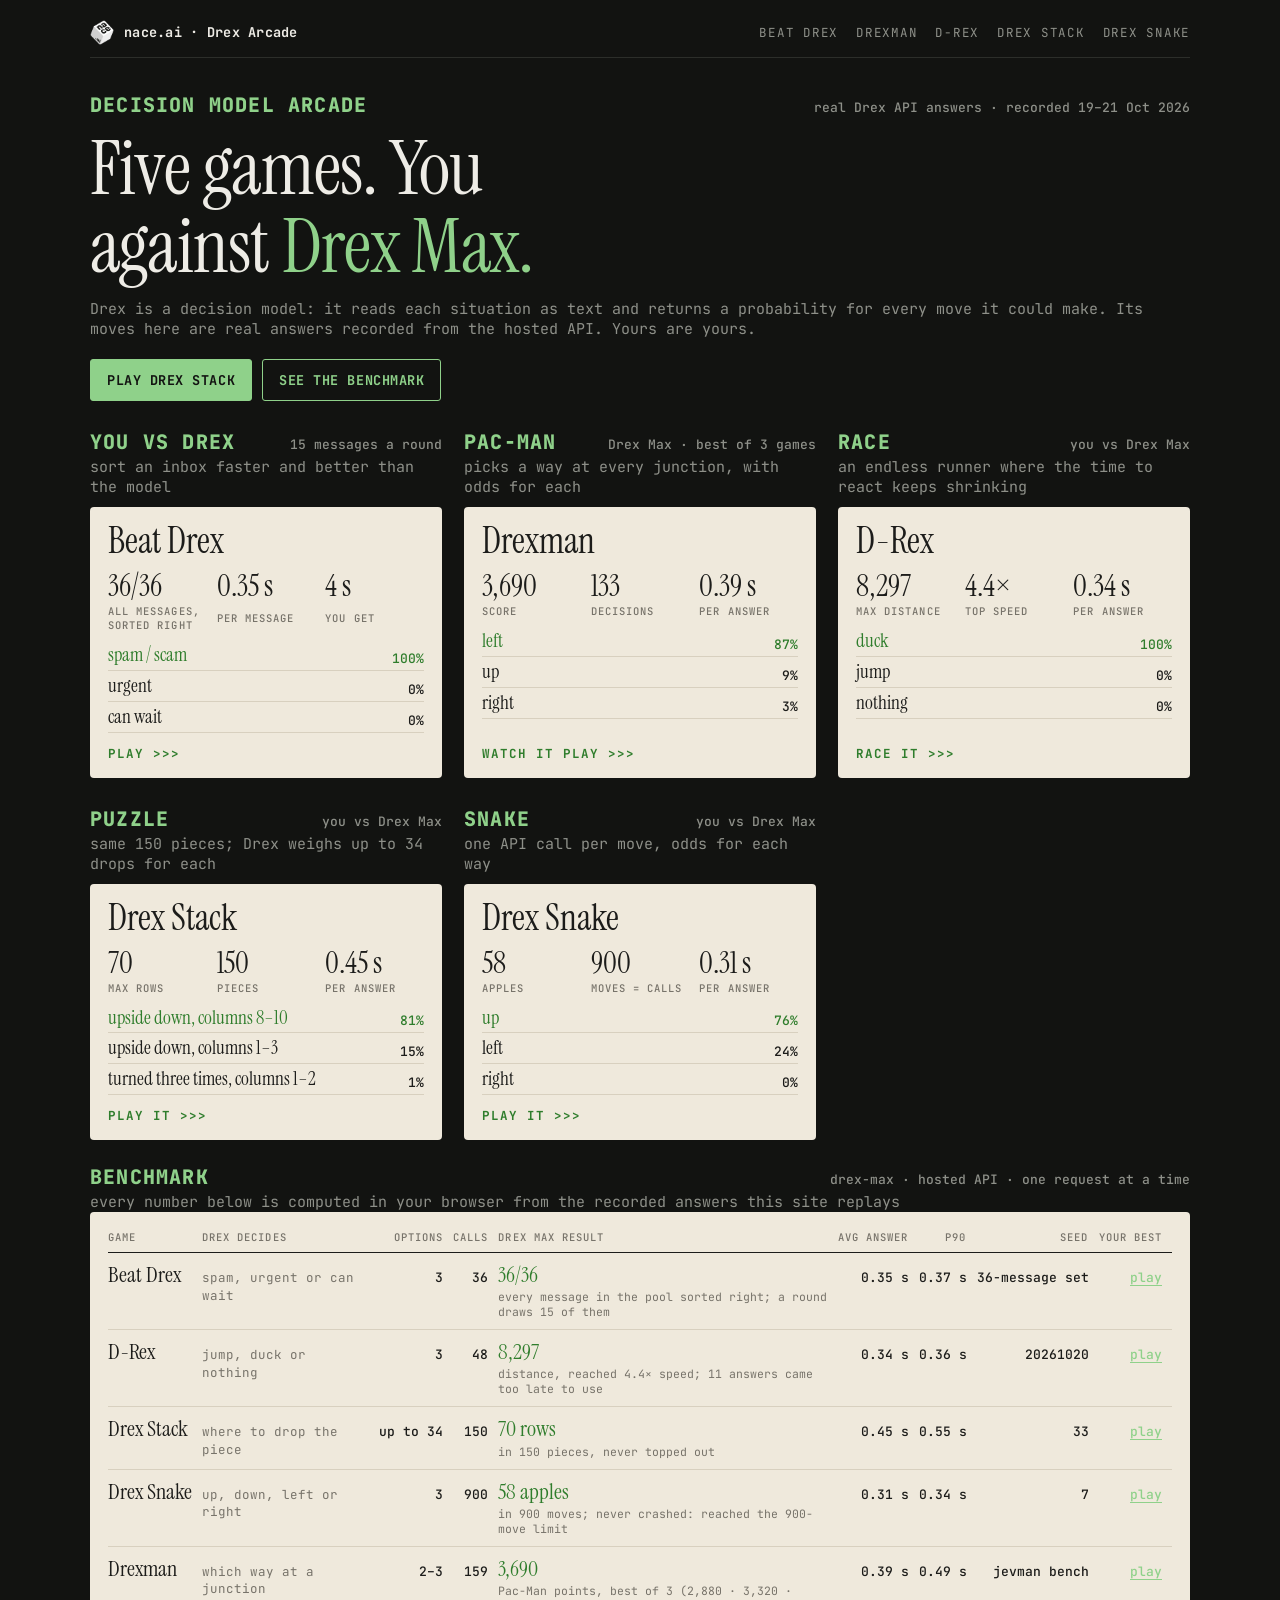
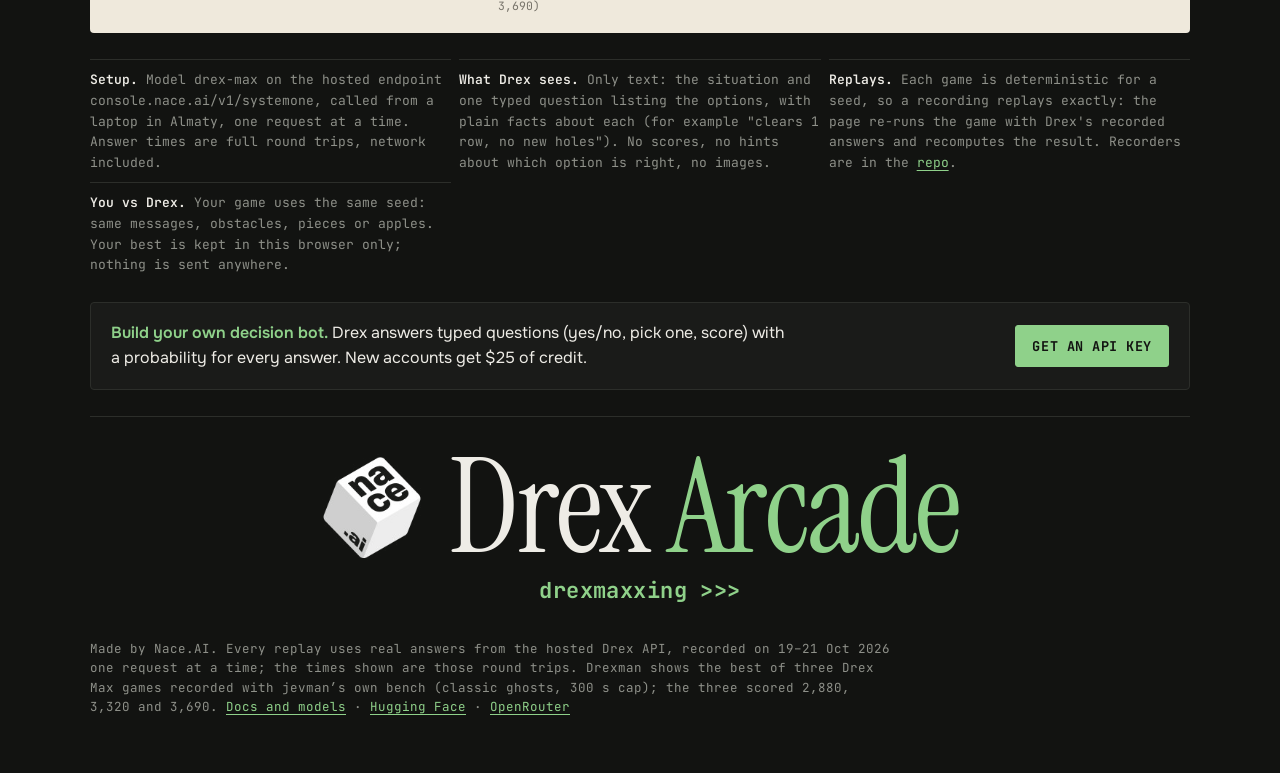
<file: index.html>
<!doctype html>
<html lang="en">
<head>
<meta charset="utf-8">
<meta name="viewport" content="width=device-width, initial-scale=1, viewport-fit=cover">
<title>Drex Arcade</title>
<meta name="description" content="Watch Drex, the decision model by Nace.AI, play games. Then try to beat it at sorting an inbox.">
<meta property="og:title" content="Drex Arcade">
<meta property="og:description" content="Five games against Drex Max, a decision model by Nace.AI. Its moves are real API answers; can you beat it?">
<meta property="og:image" content="https://drex-arcade-pi.vercel.app/og.png">
<meta name="twitter:card" content="summary_large_image">
<link rel="icon" href="favicon.png" type="image/png">
<link rel="preconnect" href="https://fonts.googleapis.com"><link rel="preconnect" href="https://fonts.gstatic.com" crossorigin>
<link rel="stylesheet" href="https://fonts.googleapis.com/css2?family=Instrument+Serif&family=JetBrains+Mono:wght@400;500;700;800&family=Onest:wght@400;500;600&display=swap">
<link rel="stylesheet" href="shared.css">
<script>if (/[?&]clip\b/.test(location.search)) document.documentElement.classList.add('clip');</script>
<style>
  .hero { display: grid; gap: 14px; padding-block: 10px 4px; }
  .hero h1 { font-size: clamp(40px, 6vw, 76px); max-width: 17ch; }
  .hero .row-btns { display: flex; gap: 10px; flex-wrap: wrap; margin-top: 6px; }
  .hero h1 em { font-style: normal; color: var(--accent); }
  .tiles { display: grid; grid-template-columns: repeat(auto-fit, minmax(min(100%, 340px), 1fr)); gap: 30px 22px; }
  .tile { display: grid; grid-template-rows: auto 1fr; gap: 10px; text-decoration: none; color: var(--ink); }
  .tile .paper { padding: 16px 18px; display: grid; gap: 12px; align-content: start; grid-template-rows: auto auto 1fr auto; transition: transform .15s; }
  .tile .odds { align-self: start; }
  .tile:hover .paper { transform: translateY(-3px); }
  .tile .name { font: 400 36px/1 var(--serif); color: var(--paper-ink); }
  .nums { display: grid; grid-template-columns: repeat(3, 1fr); gap: 10px; }
  .nums div { display: grid; gap: 3px; }
  .odds { display: grid; gap: 4px; }
  .odds .row { display: grid; grid-template-columns: 1fr auto; gap: 10px; font: 400 19px/1.2 var(--serif); border-bottom: 1px solid var(--paper-line); padding-bottom: 3px; }
  .odds .row span:last-child { font: 500 13px var(--display); align-self: end; }
  .odds .row.pick { color: var(--accent-ink); }
  .play { font: 700 12.5px var(--display); letter-spacing: .08em; text-transform: uppercase; color: var(--accent-ink); }
  .bench .paper { padding: 6px 18px 10px; overflow-x: auto; }
  .bench table { width: 100%; border-collapse: collapse; min-width: 760px; }
  .bench th { font: 500 10.5px var(--display); letter-spacing: .1em; text-transform: uppercase; color: var(--paper-muted); text-align: left; padding: 12px 10px 8px 0; border-bottom: 1px solid var(--paper-ink); white-space: nowrap; }
  .bench td { padding: 10px 10px 10px 0; border-bottom: 1px solid var(--paper-line); vertical-align: baseline; font: 12.5px/1.4 var(--display); color: var(--paper-muted); }
  .bench td.game { font: 400 22px/1.1 var(--serif); color: var(--paper-ink); white-space: nowrap; }
  .bench td.game a { color: inherit; text-decoration: none; }
  .bench td.game a:hover { color: var(--accent-ink); }
  .bench td.res { font: 400 22px/1.1 var(--serif); color: var(--accent-ink); white-space: nowrap; }
  .bench td.res small { display: block; font: 11.5px var(--display); color: var(--paper-muted); margin-top: 2px; white-space: normal; }
  .bench td.r { font: 500 13px var(--display); color: var(--paper-ink); text-align: right; white-space: nowrap; }
  .bench th.r { text-align: right; }
  .bench td:nth-child(2) { min-width: 150px; }
  .bench td.res { min-width: 210px; }
  .bench tr:last-child td { border-bottom: 0; }
  .method { display: grid; gap: 8px; grid-template-columns: repeat(auto-fit, minmax(min(100%, 320px), 1fr)); }
  .method p { font: 13px/1.6 var(--display); color: var(--muted); border-top: 1px solid var(--line); padding-top: 10px; }
  .method b { color: var(--ink); font-weight: 600; }
</style>
</head>
<body>
<div class="wrap">
  <div class="topbar"><a class="brand" href="./"><img src="nace.png" alt="">nace.ai · Drex Arcade</a><nav><a href="beat/">Beat Drex</a><a href="drexman/">Drexman</a><a href="d-rex/">D-Rex</a><a href="stack/">Drex Stack</a><a href="snake/">Drex Snake</a></nav></div>

  <section class="hero">
    <div class="sec-head"><div class="row"><span class="label">Decision model arcade</span><span class="meta">real Drex API answers · recorded 19–21 Oct 2026</span></div></div>
    <h1>Five games. You against <em>Drex Max.</em></h1>
    <p class="subtitle">Drex is a decision model: it reads each situation as text and returns a probability for every move it could make. Its moves here are real answers recorded from the hosted API. Yours are yours.</p>
    <div class="row-btns"><a class="btn primary" href="stack/">Play Drex Stack</a><a class="btn" href="#benchmark">See the benchmark</a></div>
  </section>

  <section class="tiles">
    <a class="tile" href="beat/">
      <div class="sec-head"><div class="row"><span class="label">You vs Drex</span><span class="meta">15 messages a round</span></div><span class="subtitle">sort an inbox faster and better than the model</span></div>
      <div class="paper">
        <span class="name">Beat Drex</span>
        <div class="nums"><div><span class="num" id="b-right">…</span><span class="caps">all messages, sorted right</span></div><div><span class="num" id="b-ms">…</span><span class="caps">per message</span></div><div><span class="num">4 s</span><span class="caps">you get</span></div></div>
        <div class="odds"><div class="row pick"><span>spam / scam</span><span>100%</span></div><div class="row"><span>urgent</span><span>0%</span></div><div class="row"><span>can wait</span><span>0%</span></div></div>
        <span class="play">Play >>></span>
      </div>
    </a>
    <a class="tile" href="drexman/">
      <div class="sec-head"><div class="row"><span class="label">Pac-Man</span><span class="meta">Drex Max · best of 3 games</span></div><span class="subtitle">picks a way at every junction, with odds for each</span></div>
      <div class="paper">
        <span class="name">Drexman</span>
        <div class="nums"><div><span class="num" id="p-score">…</span><span class="caps">score</span></div><div><span class="num" id="p-dec">…</span><span class="caps">decisions</span></div><div><span class="num" id="p-ms">…</span><span class="caps">per answer</span></div></div>
        <div class="odds" id="p-odds"></div>
        <span class="play">Watch it play >>></span>
      </div>
    </a>
    <a class="tile" href="d-rex/">
      <div class="sec-head"><div class="row"><span class="label">Race</span><span class="meta">you vs Drex Max</span></div><span class="subtitle">an endless runner where the time to react keeps shrinking</span></div>
      <div class="paper">
        <span class="name">D-Rex</span>
        <div class="nums"><div><span class="num" id="d-max">…</span><span class="caps">Max distance</span></div><div><span class="num" id="d-speed">…</span><span class="caps">top speed</span></div><div><span class="num" id="d-ms">…</span><span class="caps">per answer</span></div></div>
        <div class="odds"><div class="row pick"><span>duck</span><span>100%</span></div><div class="row"><span>jump</span><span>0%</span></div><div class="row"><span>nothing</span><span>0%</span></div></div>
        <span class="play">Race it >>></span>
      </div>
    </a>
    <a class="tile" href="stack/">
      <div class="sec-head"><div class="row"><span class="label">Puzzle</span><span class="meta">you vs Drex Max</span></div><span class="subtitle">same 150 pieces; Drex weighs up to 34 drops for each</span></div>
      <div class="paper">
        <span class="name">Drex Stack</span>
        <div class="nums"><div><span class="num" id="s-max">…</span><span class="caps">Max rows</span></div><div><span class="num">150</span><span class="caps">pieces</span></div><div><span class="num" id="s-ms">…</span><span class="caps">per answer</span></div></div>
        <div class="odds"><div class="row pick"><span>upside down, columns 8–10</span><span>81%</span></div><div class="row"><span>upside down, columns 1–3</span><span>15%</span></div><div class="row"><span>turned three times, columns 1–2</span><span>1%</span></div></div>
        <span class="play">Play it >>></span>
      </div>
    </a>
    <a class="tile" href="snake/">
      <div class="sec-head"><div class="row"><span class="label">Snake</span><span class="meta">you vs Drex Max</span></div><span class="subtitle">one API call per move, odds for each way</span></div>
      <div class="paper">
        <span class="name">Drex Snake</span>
        <div class="nums"><div><span class="num" id="n-apples">…</span><span class="caps">apples</span></div><div><span class="num" id="n-moves">…</span><span class="caps">moves = calls</span></div><div><span class="num" id="n-ms">…</span><span class="caps">per answer</span></div></div>
        <div class="odds" id="n-odds"></div>
        <span class="play">Play it >>></span>
      </div>
    </a>
  </section>

  <section class="bench" id="benchmark">
    <div class="sec-head"><div class="row"><span class="label">Benchmark</span><span class="meta">drex-max · hosted API · one request at a time</span></div><span class="subtitle">every number below is computed in your browser from the recorded answers this site replays</span></div>
    <div class="paper"><table><thead><tr><th>Game</th><th>Drex decides</th><th class="r">Options</th><th class="r">Calls</th><th>Drex Max result</th><th class="r">Avg answer</th><th class="r">p90</th><th class="r">Seed</th><th class="r">Your best</th></tr></thead><tbody id="bench-rows"></tbody></table></div>
  </section>

  <section class="method">
    <p><b>Setup.</b> Model <span class="mono">drex-max</span> on the hosted endpoint <span class="mono">console.nace.ai/v1/systemone</span>, called from a laptop in Almaty, one request at a time. Answer times are full round trips, network included.</p>
    <p><b>What Drex sees.</b> Only text: the situation and one typed question listing the options, with plain facts about each (for example "clears 1 row, no new holes"). No scores, no hints about which option is right, no images.</p>
    <p><b>Replays.</b> Each game is deterministic for a seed, so a recording replays exactly: the page re-runs the game with Drex's recorded answers and recomputes the result. Recorders are in the <a href="https://github.com/intellightkz/drex-arcade">repo</a>.</p>
    <p><b>You vs Drex.</b> Your game uses the same seed: same messages, obstacles, pieces or apples. Your best is kept in this browser only; nothing is sent anywhere.</p>
  </section>

  <section class="cta">
    <p><b>Build your own decision bot.</b> Drex answers typed questions (yes/no, pick one, score) with a probability for every answer. New accounts get $25 of credit.</p>
    <a class="btn accent" href="https://console.nace.ai/?utm_source=arcade&amp;utm_medium=site&amp;utm_campaign=drex10000&amp;utm_content=home">Get an API key</a>
  </section>

  <footer class="wordmark"><span class="lockup"><img src="nace.png" alt="Nace.AI"><span class="big">Drex <em>Arcade</em></span></span><span class="tag">drexmaxxing >>></span></footer>
  <p class="note">Made by Nace.AI. Every replay uses real answers from the hosted Drex API, recorded on 19–21 Oct 2026 one request at a time; the times shown are those round trips. Drexman shows the best of three Drex Max games recorded with jevman’s own bench (classic ghosts, 300 s cap); the three scored 2,880, 3,320 and 3,690. <a href="https://nace.ai/developers">Docs and models</a> · <a href="https://huggingface.co/nace-ai">Hugging Face</a> · <a href="https://openrouter.ai/nace-ai">OpenRouter</a></p>
</div>
<script type="module">
// Every number on this page is computed here from the recordings the games replay.
const get = (p) => fetch(p).then((r) => (r.ok ? r.json() : null)).catch(() => null);
const set = (id, v) => { const el = document.getElementById(id); if (el) el.textContent = v; };
const esc = (v) => String(v).replace(/[&<>"]/g, (c) => ({ '&': '&amp;', '<': '&lt;', '>': '&gt;', '"': '&quot;' })[c]);
const fmt = (n) => n.toLocaleString('en-US');
const secs = (ms) => (ms.length ? `${(ms.reduce((a, b) => a + b, 0) / ms.length / 1000).toFixed(2)} s` : '–');
const p90 = (ms) => { if (!ms.length) return '–'; const s = [...ms].sort((a, b) => a - b); return `${(s[Math.min(s.length - 1, Math.floor(s.length * 0.9))] / 1000).toFixed(2)} s`; };
const best = (k) => { try { return localStorage.getItem(k); } catch { return null; } };
const oddsRows = (probs, choice) => Object.entries(probs).sort((a, b) => b[1] - a[1]).map(([k, p]) => `<div class="row ${k === choice ? 'pick' : ''}"><span>${esc(k)}</span><span>${Math.round(p * 100)}%</span></div>`).join('');
const bench = [];
// One card failing (a missing or partial file) must not blank the others.
const block = async (name, fn) => { try { await fn(); } catch (err) { console.warn(`${name}: ${err.message}`); } };
const [beat, stack, race, pac, snk] = await Promise.all([get('beat/answers.json'), get('stack/replay.json'), get('d-rex/replay.json'), get('drexman/demo/drex-max.json'), get('snake/replay.json')]);

await block('beat', async () => {
  if (!beat) return;
  const { MESSAGES } = await import('./beat/messages.js');
  const a = beat.answers['drex-max'], byId = Object.fromEntries(a.map((x) => [x.id, x]));
  const right = MESSAGES.filter((m) => byId[m.id]?.choice === m.label).length, ms = a.map((x) => x.ms);
  set('b-right', `${right}/${MESSAGES.length}`); set('b-ms', secs(ms));
  bench.push({ order: 1, game: 'Beat Drex', href: 'beat/', decides: 'spam, urgent or can wait', options: '3', calls: a.length, result: `${right}/${MESSAGES.length}`, sub: `every message in the pool sorted right; a round draws 15 of them`, avg: secs(ms), p90: p90(ms), seed: `${MESSAGES.length}-message set`, you: best('drex-arcade.beat.best') });
});
await block('drexman', async () => {
  if (!pac) return;
  const calls = pac.events.filter(([, e]) => e.type === 'call'), picks = pac.events.filter(([, e]) => e.type === 'decision').map(([, e]) => e.decision);
  const ms = calls.map(([, e]) => e.latencyMs);
  set('p-score', fmt(pac.final.score)); set('p-dec', picks.length); set('p-ms', secs(ms));
  // A real junction from the game: three ways open and a clear but not certain pick
  const d = picks.find((x) => x.options.length === 3 && x.probabilities[x.choice] > 0.6 && x.probabilities[x.choice] < 0.95) ?? picks[0];
  if (d) document.getElementById('p-odds').innerHTML = oddsRows(d.probabilities, d.choice);
  bench.push({ order: 5, game: 'Drexman', href: 'drexman/', decides: 'which way at a junction', options: '2–3', calls: calls.length, result: fmt(pac.final.score), sub: 'Pac-Man points, best of 3 (2,880 · 3,320 · 3,690)', avg: secs(ms), p90: p90(ms), seed: 'jevman bench', you: best('jevman.best') && fmt(Number(best('jevman.best'))) });
});
await block('d-rex', async () => {
  if (!race) return;
  const dx = await import('./d-rex/engine.js');
  const run = race.runs['drex-max'], sch = dx.schedule(race.seed, 400), mx = dx.simulate(run, sch);
  const used = run.slice(0, mx.decisions).map((d) => d.ms); // obstacles are asked in order, so these are the answers the run used
  set('d-max', fmt(mx.score)); set('d-speed', `${mx.speed}×`); set('d-ms', secs(used));
  const mine = best('drex-arcade.d-rex.best');
  bench.push({ order: 2, game: 'D-Rex', href: 'd-rex/', decides: 'jump, duck or nothing', options: '3', calls: mx.decisions, result: fmt(mx.score), sub: `distance, reached ${mx.speed}× speed; ${mx.late} answers came too late to use`, avg: secs(used), p90: p90(used), seed: race.seed, you: mine && fmt(Number(mine)) });
});
await block('stack', async () => {
  if (!stack) return;
  const sm = await import('./stack/engine.js');
  const run = stack.runs['drex-max'], seq = sm.pieceSequence(stack.seed, stack.maxPieces + 2), garbage = sm.garbageHoles(stack.seed, 100);
  let b = sm.emptyBoard(), lines = 0, pieces = 0, toppedOut = false;
  for (const [i, d] of run.entries()) {
    const { list } = sm.requestFor(b, seq, i, lines, stack.version);
    if (!list.length) { toppedOut = true; break; }
    const p = list.find((o) => o.key === d.choice) ?? list[0];
    b = sm.normalize(p.after); lines += p.cleared; pieces++;
    if (pieces % sm.GARBAGE_EVERY === 0) { const r = sm.addGarbage(b, garbage[pieces / sm.GARBAGE_EVERY]); if (r.toppedOut) { toppedOut = true; break; } b = r.board; }
  }
  const ms = run.slice(0, pieces).map((d) => d.ms);
  set('s-max', lines); set('s-ms', secs(ms));
  const mine = best('drex-arcade.stack.best');
  bench.push({ order: 3, game: 'Drex Stack', href: 'stack/', decides: 'where to drop the piece', options: 'up to 34', calls: pieces, result: `${lines} rows`, sub: toppedOut ? `topped out after ${pieces} pieces` : `in ${pieces} pieces, never topped out`, avg: secs(ms), p90: p90(ms), seed: stack.seed, you: mine && `${mine} rows` });
});
await block('snake', async () => {
  if (!snk) return;
  const sn = await import('./snake/engine.js');
  const run = snk.runs['drex-max'], g = sn.newGame(snk.seed);
  let sample = null;
  for (const d of run) { if (!g.alive) break; if (!sample && g.apples >= 3 && Object.keys(d.probs).length === 3 && d.probs[d.choice] > 0.6 && d.probs[d.choice] < 0.95) sample = d; sn.step(g, d.choice); }
  const ms = run.map((d) => d.ms);
  set('n-apples', g.apples); set('n-moves', fmt(g.steps)); set('n-ms', secs(ms));
  const s = sample ?? run[0];
  if (s) document.getElementById('n-odds').innerHTML = oddsRows(s.probs, s.choice);
  const end = g.alive ? 'recording ends here' : g.why.startsWith('reached') ? `never crashed: ${g.why}` : g.why;
  const mine = best('drex-arcade.snake.best');
  bench.push({ order: 4, game: 'Drex Snake', href: 'snake/', decides: 'up, down, left or right', options: '3', calls: run.length, result: `${g.apples} apples`, sub: `in ${fmt(g.steps)} moves; ${end}`, avg: secs(ms), p90: p90(ms), seed: snk.seed, you: mine && `${mine} apples` });
});

document.getElementById('bench-rows').innerHTML = bench.sort((a, b) => a.order - b.order).map((r) => `<tr><td class="game"><a href="${esc(r.href)}">${esc(r.game)}</a></td><td>${esc(r.decides)}</td><td class="r">${esc(r.options)}</td><td class="r">${fmt(r.calls)}</td><td class="res">${esc(r.result)}<small>${esc(r.sub)}</small></td><td class="r">${r.avg}</td><td class="r">${r.p90}</td><td class="r">${esc(r.seed)}</td><td class="r">${r.you ? esc(r.you) : `<a href="${esc(r.href)}">play</a>`}</td></tr>`).join('');
</script>
</body>
</html>
</file>
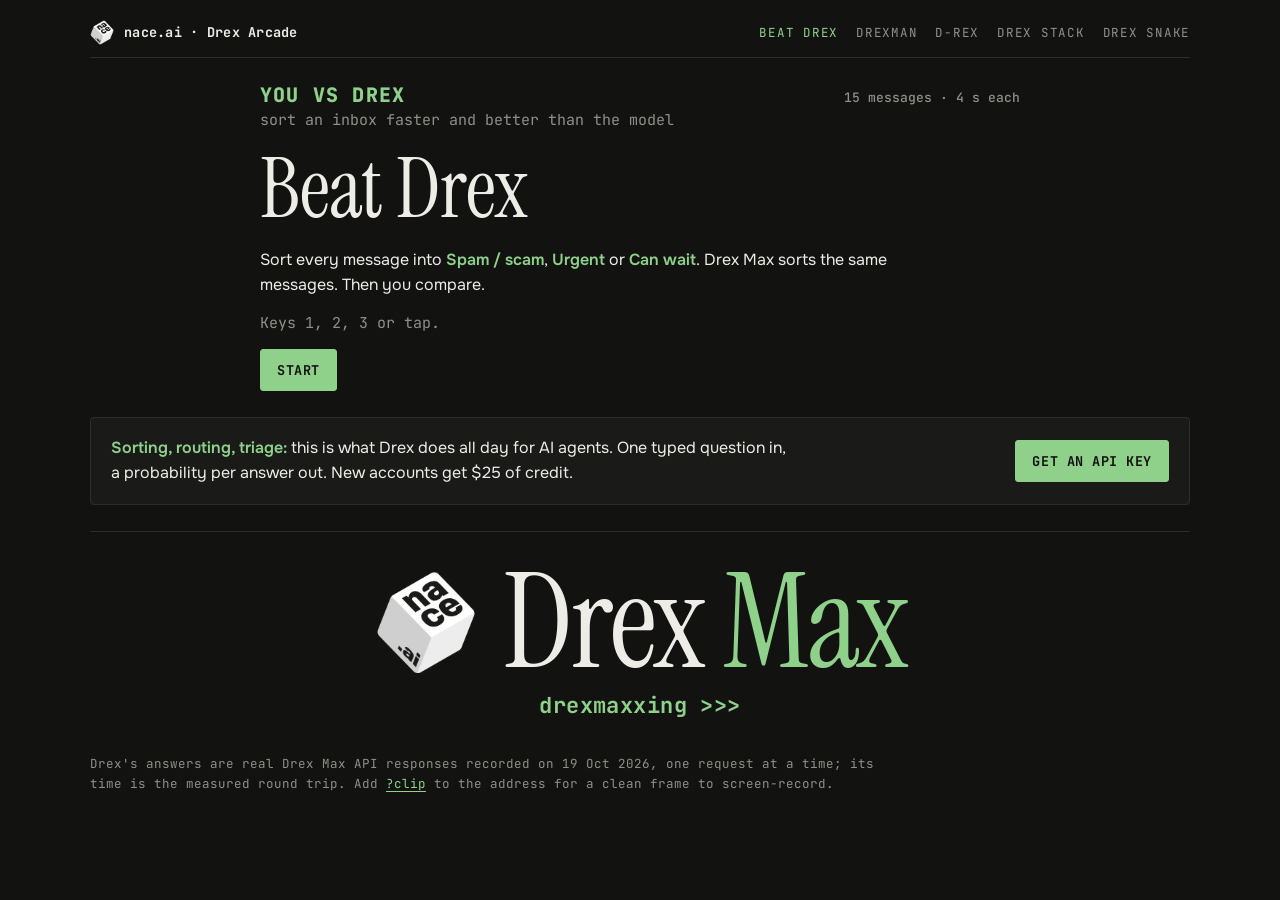
<file: beat/index.html>
<!doctype html>
<html lang="en">
<head>
<meta charset="utf-8">
<meta name="viewport" content="width=device-width, initial-scale=1, viewport-fit=cover">
<title>Beat Drex</title>
<meta name="description" content="Sort 15 messages faster and better than Drex, a decision model by Nace.AI.">
<meta property="og:title" content="Beat Drex: sort 15 messages faster than a decision model">
<meta property="og:description" content="Spam, urgent or can wait. 4 seconds per message. Drex Max sorted all 36 right.">
<meta property="og:image" content="https://drex-arcade-pi.vercel.app/og.png">
<meta name="twitter:card" content="summary_large_image">
<link rel="icon" href="../favicon.png" type="image/png">
<link rel="preconnect" href="https://fonts.googleapis.com"><link rel="preconnect" href="https://fonts.gstatic.com" crossorigin>
<link rel="stylesheet" href="https://fonts.googleapis.com/css2?family=Instrument+Serif&family=JetBrains+Mono:wght@400;500;700;800&family=Onest:wght@400;500;600&display=swap">
<link rel="stylesheet" href="../shared.css">
<script>if (/[?&]clip\b/.test(location.search)) document.documentElement.classList.add('clip');</script>
<style>
  .stage { max-width: 760px; width: 100%; margin: 0 auto; display: grid; gap: 16px; }
  .hud { display: flex; justify-content: space-between; font: 500 13px var(--display); color: var(--muted); text-transform: uppercase; letter-spacing: .06em; }
  .hud b { color: var(--accent); font-weight: 800; }
  .timer { height: 2px; background: var(--line); overflow: hidden; }
  .timer i { display: block; height: 100%; width: 100%; background: var(--accent); transform-origin: left; }
  .mail { padding: 20px 22px 22px; display: grid; gap: 10px; min-height: 160px; align-content: start; }
  .mail .from { font: 500 11px var(--display); letter-spacing: .08em; text-transform: uppercase; color: var(--paper-muted); overflow-wrap: anywhere; }
  .mail .text { font: 400 clamp(22px, 3.4vw, 30px)/1.2 var(--serif); }
  .choices { display: grid; grid-template-columns: repeat(3, 1fr); gap: 10px; }
  .choices button { font: 700 13.5px var(--display); letter-spacing: .06em; text-transform: uppercase; padding: 16px 10px; border: 1px solid var(--line); background: transparent; color: var(--ink); border-radius: 3px; cursor: pointer; display: grid; gap: 4px; justify-items: center; }
  .choices button kbd { font: 500 11px var(--display); color: var(--muted); }
  .choices button:hover:not(:disabled) { border-color: var(--accent); color: var(--accent); }
  .choices button.right { border-color: var(--accent); background: var(--accent-soft); color: var(--accent); }
  .choices button.wrong { border-color: var(--bad); background: var(--bad-soft); color: var(--bad); }
  .choices button:disabled { cursor: default; }
  .reveal { display: grid; gap: 10px; padding: 14px 18px 16px; min-height: 140px; align-content: start; }
  .reveal .wait { font: italic 400 22px var(--serif); color: var(--paper-muted); }
  .verdicts { display: flex; gap: 18px; flex-wrap: wrap; font: 500 12.5px var(--display); color: var(--paper-muted); text-transform: uppercase; letter-spacing: .05em; }
  .ok { color: var(--accent-ink); font-weight: 800; } .no { color: var(--bad-ink); font-weight: 800; }
  .odds { display: grid; gap: 4px; }
  .odds .row { display: grid; grid-template-columns: 1fr auto; gap: 10px; font: 400 21px/1.2 var(--serif); }
  .odds .row span:nth-child(2) { font: 500 13px var(--display); align-self: end; }
  .odds .bar { grid-column: 1 / -1; height: 1px; background: var(--paper-line); }
  .odds .bar i { display: block; height: 100%; background: var(--paper-muted); transition: width .3s; }
  .odds .row.pick { color: var(--accent-ink); } .odds .row.pick .bar { height: 2px; } .odds .row.pick .bar i { background: var(--accent-ink); }
  .intro, .result { display: grid; gap: 16px; }
  .intro h1, .result h1 { font-size: clamp(48px, 8vw, 84px); }
  .intro p { max-width: 60ch; }
  .intro b { color: var(--accent); font-weight: 600; }
  .score { display: grid; grid-template-columns: 1fr 1fr; }
  .score div { padding: 16px 18px; display: grid; gap: 4px; }
  .score div + div { border-left: 1px solid var(--paper-line); }
  .score .num { font-size: clamp(44px, 7vw, 64px); }
  .score .win .num { color: var(--accent-ink); }
  .share { font: 13px/1.5 var(--display); color: var(--muted); border: 1px dashed var(--line); border-radius: 3px; padding: 10px 12px; overflow-wrap: anywhere; }
  .row-btns { display: flex; gap: 10px; flex-wrap: wrap; }
  @media (max-width: 520px) { .choices { grid-template-columns: 1fr; } .odds .row { font-size: 19px; } }
</style>
</head>
<body>
<div class="wrap">
  <div class="topbar"><a class="brand" href="../"><img src="../nace.png" alt="">nace.ai · Drex Arcade</a><nav><a href="./" aria-current="page">Beat Drex</a><a href="../drexman/">Drexman</a><a href="../d-rex/">D-Rex</a><a href="../stack/">Drex Stack</a><a href="../snake/">Drex Snake</a></nav></div>
  <div class="stage" id="stage"></div>
  <section class="cta">
    <p><b>Sorting, routing, triage:</b> this is what Drex does all day for AI agents. One typed question in, a probability per answer out. New accounts get $25 of credit.</p>
    <a class="btn accent" href="https://console.nace.ai/?utm_source=arcade&amp;utm_medium=game&amp;utm_campaign=drex10000&amp;utm_content=beat">Get an API key</a>
  </section>
  <footer class="wordmark"><span class="lockup"><img src="../nace.png" alt="Nace.AI"><span class="big">Drex <em>Max</em></span></span><span class="tag">drexmaxxing >>></span></footer>
  <p class="note" id="note">Drex's answers are real Drex Max API responses recorded on 19 Oct 2026, one request at a time; its time is the measured round trip. Add <a href="?clip">?clip</a> to the address for a clean frame to screen-record.</p>
</div>
<script type="module">
import { MESSAGES, CATEGORIES } from './messages.js';
const ROUND = 15, SECONDS = 4;
const KEYS = Object.keys(CATEGORIES);
const stage = document.getElementById('stage');
const data = await fetch('answers.json').then((r) => r.json());
const drex = Object.fromEntries(data.answers['drex-max'].map((a) => [a.id, a]));

function pickRound() {
  const by = KEYS.map((k) => MESSAGES.filter((m) => m.label === k).sort(() => Math.random() - 0.5).slice(0, ROUND / KEYS.length));
  return by.flat().sort(() => Math.random() - 0.5);
}

function intro() {
  stage.innerHTML = `<div class="intro"><div class="sec-head"><div class="row"><span class="label">You vs Drex</span><span class="meta">${ROUND} messages · ${SECONDS} s each</span></div><span class="subtitle">sort an inbox faster and better than the model</span></div>
    <h1>Beat Drex</h1>
    <p>Sort every message into <b>Spam / scam</b>, <b>Urgent</b> or <b>Can wait</b>. Drex Max sorts the same messages. Then you compare.</p>
    <p class="subtitle">Keys 1, 2, 3 or tap.</p>
    <div class="row-btns"><button class="btn primary" id="go" type="button">Start</button></div></div>`;
  document.getElementById('go').onclick = () => play(pickRound());
}

let keyHandler = null;
async function play(round) {
  const results = [];
  for (let i = 0; i < round.length; i++) results.push(await ask(round[i], i, round.length, results));
  finish(results);
}

function ask(m, i, n, results) {
  return new Promise((resolve) => {
    const youRight = results.filter((r) => r.you === r.label).length, drexRight = results.filter((r) => r.drex === r.label).length;
    stage.innerHTML = `<div class="hud"><span>Message <b>${i + 1}</b> / ${n}</span><span>You <b>${youRight}</b> · Drex <b>${drexRight}</b></span></div>
      <div class="timer"><i id="bar"></i></div>
      <div class="paper mail"><div class="from">${esc(m.from)}</div><div class="text">${esc(m.text)}</div></div>
      <div class="choices">${KEYS.map((k) => `<button type="button" data-k="${k}">${CATEGORIES[k].label}<kbd>${CATEGORIES[k].key}</kbd></button>`).join('')}</div>
      <div class="paper reveal" id="reveal"><span class="caps">Drex's eye</span><span class="wait">Your call. Drex already decided.</span></div>`;
    const started = performance.now();
    const bar = document.getElementById('bar');
    bar.animate([{ transform: 'scaleX(1)' }, { transform: 'scaleX(0)' }], { duration: SECONDS * 1000, easing: 'linear', fill: 'forwards' });
    let done = false;
    const answer = (k) => {
      if (done) return; done = true; clearTimeout(timer); removeEventListener('keydown', keyHandler);
      const secs = (performance.now() - started) / 1000, d = drex[m.id];
      stage.querySelectorAll('.choices button').forEach((b) => { b.disabled = true; if (b.dataset.k === m.label) b.classList.add('right'); else if (b.dataset.k === k) b.classList.add('wrong'); });
      const probs = d.probs;
      document.getElementById('reveal').innerHTML = `<span class="caps">Drex's eye</span><div class="verdicts">
          <span>You: ${k ? `<span class="${k === m.label ? 'ok' : 'no'}">${CATEGORIES[k].label}</span> in ${secs.toFixed(1)} s` : '<span class="no">too slow</span>'}</span>
          <span>Drex Max: <span class="${d.choice === m.label ? 'ok' : 'no'}">${CATEGORIES[d.choice].label}</span> in ${(d.ms / 1000).toFixed(2)} s</span></div>
        <div class="odds">${KEYS.map((c) => `<div class="row ${c === d.choice ? 'pick' : ''}"><span>${CATEGORIES[c].label.toLowerCase()}</span><span>${Math.round((probs[c] ?? 0) * 100)}%</span><span class="bar"><i style="width:${(probs[c] ?? 0) * 100}%"></i></span></div>`).join('')}</div>`;
      setTimeout(() => resolve({ id: m.id, label: m.label, you: k, youSecs: k ? secs : SECONDS, drex: d.choice, drexSecs: d.ms / 1000 }), 1500);
    };
    stage.querySelectorAll('.choices button').forEach((b) => (b.onclick = () => answer(b.dataset.k)));
    keyHandler = (e) => { const k = KEYS.find((c) => CATEGORIES[c].key === e.key); if (k) answer(k); };
    addEventListener('keydown', keyHandler);
    const timer = setTimeout(() => answer(null), SECONDS * 1000);
  });
}

function finish(results) {
  const you = results.filter((r) => r.you === r.label).length, dx = results.filter((r) => r.drex === r.label).length;
  const youT = results.reduce((s, r) => s + r.youSecs, 0) / results.length, dxT = results.reduce((s, r) => s + r.drexSecs, 0) / results.length;
  const headline = you > dx ? 'You beat Drex.' : you === dx ? 'Tie on accuracy.' : 'Drex wins this one.';
  try { const prev = Number((localStorage.getItem('drex-arcade.beat.best') ?? '0').split('/')[0]); if (you >= prev) localStorage.setItem('drex-arcade.beat.best', `${you}/${results.length}`); } catch {}
  const url = location.origin + location.pathname;
  const share = `I sorted ${you}/${results.length} messages vs Drex Max's ${dx}/${results.length} (it took ${dxT.toFixed(2)} s each, I took ${youT.toFixed(1)} s). Can you beat it? ${url}`;
  const xUrl = `https://x.com/intent/post?text=${encodeURIComponent(share)}`;
  stage.innerHTML = `<div class="result"><div class="sec-head"><div class="row"><span class="label">Result</span><span class="meta">${results.length} messages</span></div></div><h1>${headline}</h1>
    <div class="paper score"><div class="${you > dx ? 'win' : ''}"><span class="caps">You</span><span class="num">${you}/${results.length}</span><span class="caps">${youT.toFixed(1)} s per message</span></div>
    <div class="${dx > you ? 'win' : ''}"><span class="caps">Drex Max</span><span class="num">${dx}/${results.length}</span><span class="caps">${dxT.toFixed(2)} s per message</span></div></div>
    ${dx < results.length ? `<p class="subtitle">Drex missed: ${results.filter((r) => r.drex !== r.label).map((r) => `“${esc(MESSAGES.find((m) => m.id === r.id).text.slice(0, 60))}…”`).join(', ')}</p>` : ''}
    <div class="share" id="share">${esc(share)}</div>
    <div class="row-btns"><a class="btn primary" href="${xUrl}" target="_blank" rel="noopener">Post on X</a><button class="btn" id="copy" type="button">Copy result</button><button class="btn" id="again" type="button">Play again</button></div></div>`;
  document.getElementById('again').onclick = () => play(pickRound());
  document.getElementById('copy').onclick = (e) => {
    const b = e.currentTarget;
    const fallback = () => { const r = document.createRange(); r.selectNodeContents(document.getElementById('share')); const s = getSelection(); s.removeAllRanges(); s.addRange(r); b.textContent = 'Selected, press ⌘C'; };
    try { navigator.clipboard.writeText(share).then(() => (b.textContent = 'Copied'), fallback); } catch { fallback(); }
  };
}
function esc(s) { return String(s).replace(/[&<>"]/g, (c) => ({ '&': '&amp;', '<': '&lt;', '>': '&gt;', '"': '&quot;' })[c]); }
intro();
</script>
</body>
</html>
</file>
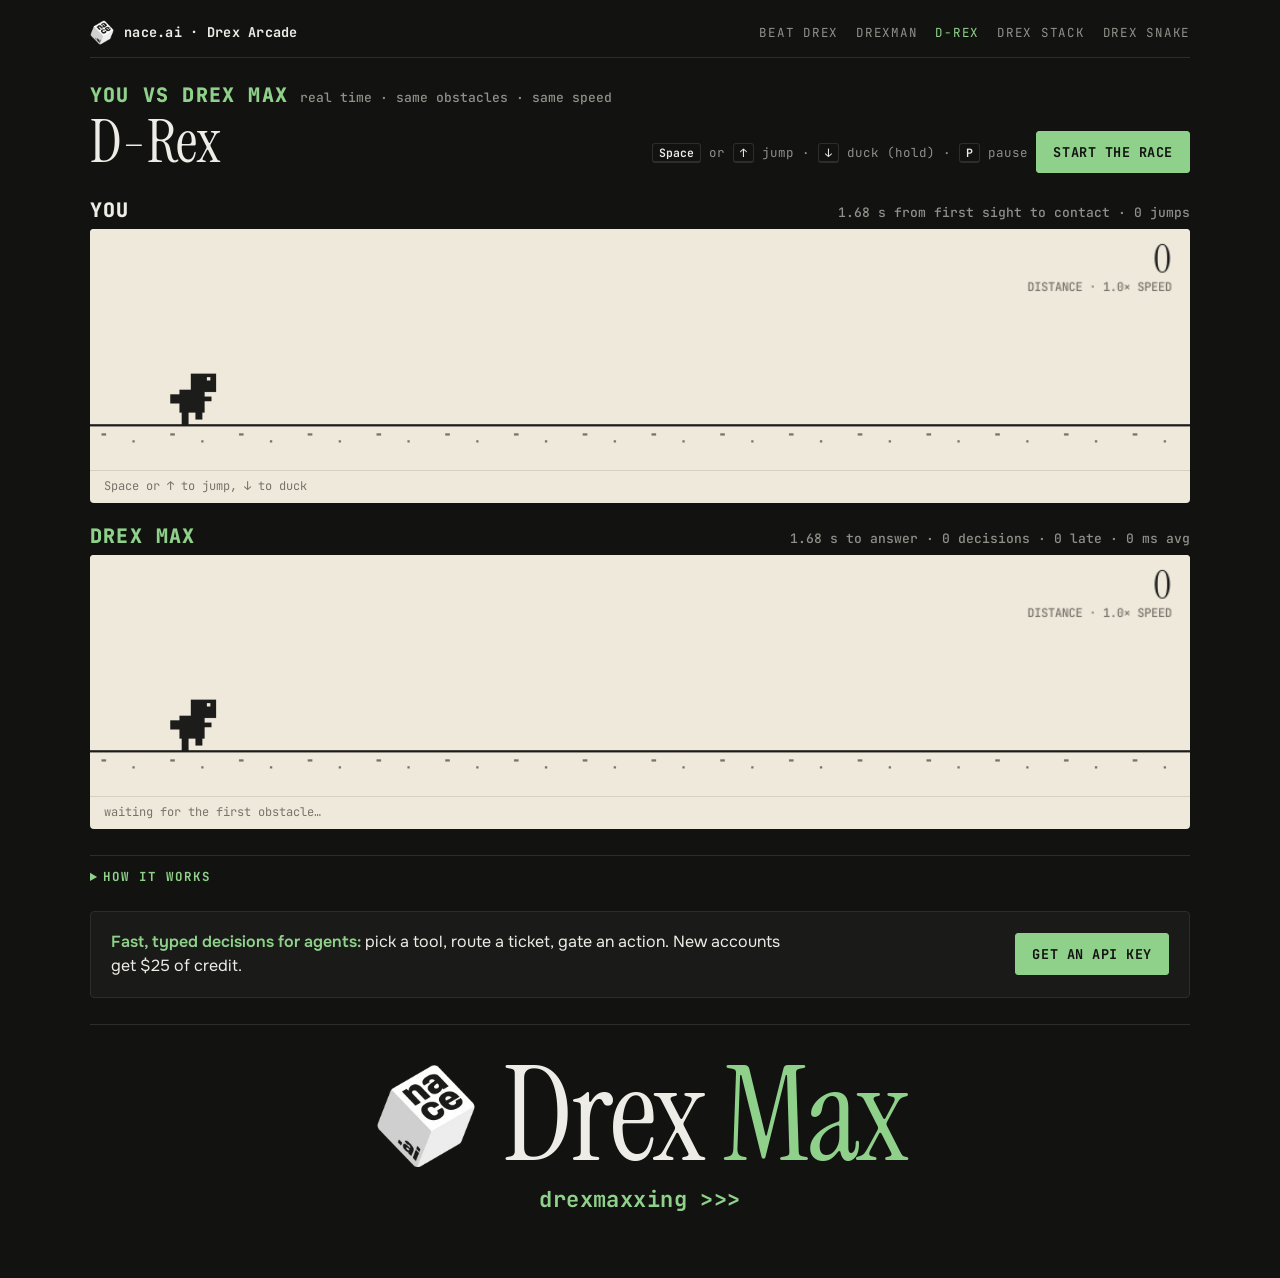
<file: d-rex/index.html>
<!doctype html>
<html lang="en">
<head>
<meta charset="utf-8">
<meta name="viewport" content="width=device-width, initial-scale=1, viewport-fit=cover">
<title>D-Rex</title>
<meta name="description" content="Race Drex Max, a decision model by Nace.AI, in an endless runner that keeps speeding up.">
<meta property="og:title" content="D-Rex: you vs Drex Max">
<meta property="og:description" content="Same obstacles, same speed. You react; Drex Max reads each obstacle as text and answers over the network. Who runs further?">
<meta property="og:image" content="https://drex-arcade-pi.vercel.app/og.png">
<meta name="twitter:card" content="summary_large_image">
<link rel="icon" href="../favicon.png" type="image/png">
<link rel="preconnect" href="https://fonts.googleapis.com"><link rel="preconnect" href="https://fonts.gstatic.com" crossorigin>
<link rel="stylesheet" href="https://fonts.googleapis.com/css2?family=Instrument+Serif&family=JetBrains+Mono:wght@400;500;700;800&family=Onest:wght@400;500;600&display=swap">
<link rel="stylesheet" href="../shared.css">
<script>if (/[?&]clip\b/.test(location.search)) document.documentElement.classList.add('clip');</script>
<style>
  #lanes { display: grid; gap: 22px; }
  .lane { display: grid; gap: 8px; }
  .lane .stats { font-variant-numeric: tabular-nums; }
  .lane .paper { overflow: hidden; }
  canvas { display: block; width: 100%; height: auto; }
  .log { font: 12px var(--display); color: var(--paper-muted); padding: 7px 14px 9px; border-top: 1px solid var(--paper-line); min-height: 30px; white-space: nowrap; overflow: hidden; text-overflow: ellipsis; }
  .result { padding: 18px 20px; display: grid; gap: 14px; }
  .result .verdict { font: 400 clamp(26px, 4vw, 36px)/1.1 var(--serif); }
  .result .nums { display: grid; grid-template-columns: repeat(auto-fit, minmax(140px, 1fr)); gap: 12px; }
  .result .nums div { display: grid; gap: 3px; border-top: 1px solid var(--paper-line); padding-top: 8px; }
  .result .nums .win .num { color: var(--accent-ink); }
  .result .row-btns { display: flex; gap: 10px; flex-wrap: wrap; }
  .lane.you .label { color: var(--ink); }
  .pad { display: none; grid-template-columns: 1fr 1fr; gap: 10px; }
  .pad button { font: 700 15px var(--display); letter-spacing: .06em; text-transform: uppercase; padding: 20px 10px; border: 1px solid var(--line); background: var(--surface); color: var(--ink); border-radius: 4px; touch-action: none; user-select: none; -webkit-user-select: none; }
  .pad button.on { border-color: var(--accent); color: var(--accent); }
  @media (hover: none), (max-width: 560px) { .pad { display: grid; } }
  @media (max-width: 560px) { .lane .stats { display: none; } .pad button { padding: 16px 10px; } }
  .keys { font: 12.5px var(--display); color: var(--muted); }
  .keys kbd { font: 600 11.5px var(--display); border: 1px solid var(--line); border-bottom-width: 2px; border-radius: 3px; padding: 1px 6px; color: var(--ink); }
</style>
</head>
<body>
<div class="wrap">
  <div class="topbar"><a class="brand" href="../"><img src="../nace.png" alt="">nace.ai · Drex Arcade</a><nav><a href="../beat/">Beat Drex</a><a href="../drexman/">Drexman</a><a href="./" aria-current="page">D-Rex</a><a href="../stack/">Drex Stack</a><a href="../snake/">Drex Snake</a></nav></div>
  <div class="game-head">
    <div><div class="sec-head"><div class="row"><span class="label">You vs Drex Max</span><span class="meta">real time · same obstacles · same speed</span></div></div><h1>D-Rex</h1></div>
    <div class="actions"><span class="keys"><kbd>Space</kbd> or <kbd>↑</kbd> jump · <kbd>↓</kbd> duck (hold) · <kbd>P</kbd> pause</span><button class="btn primary" id="start" type="button">Start the race</button></div>
  </div>
  <section id="play">
    <div id="lanes"></div>
    <div class="pad" id="pad"><button type="button" data-k="jump">Jump</button><button type="button" data-k="duck">Duck</button></div>
  </section>
  <div class="paper result" id="result" hidden></div>
  <details class="how"><summary>How it works</summary>
    <p>You see the obstacles. Drex Max only gets each one described in words and answers jump, duck or nothing over the network. The game keeps speeding up, so the time to react keeps shrinking for both of you; an answer that arrives too late is no use.</p>
    <p>Drex Max's lane replays real Drex API answers recorded on 19 Oct 2026, one request at a time (seed 20261020). Each answer arrives after its measured round-trip time, so its speed counts exactly as it did live. Your lane runs on the same obstacles and the same physics. Add <a href="?clip">?clip</a> to the address for a clean frame to screen-record.</p>
  </details>
  <section class="cta">
    <p><b>Fast, typed decisions for agents:</b> pick a tool, route a ticket, gate an action. New accounts get $25 of credit.</p>
    <a class="btn accent" href="https://console.nace.ai/?utm_source=arcade&amp;utm_medium=game&amp;utm_campaign=drex10000&amp;utm_content=d-rex">Get an API key</a>
  </section>
  <footer class="wordmark"><span class="lockup"><img src="../nace.png" alt="Nace.AI"><span class="big">Drex <em>Max</em></span></span><span class="tag">drexmaxxing >>></span></footer>
</div>
<script type="module">
import { W, H, GROUND, DINO_X, DUCK_H, DINO_H, ASK_PX, SPEED0, STEP, schedule, speedAt, travelled, obstacleX, newLane, stepLane, newHumanLane, stepHumanLane, simulate } from './engine.js';
import { bringIntoView, whenAway } from '../game-ui.js';
const replay = await fetch('replay.json').then((r) => r.json());
const MODEL = 'drex-max';
const sched = schedule(replay.seed, 400);
const drexFinal = simulate(replay.runs[MODEL], sched); // where Drex Max's recorded run ends
const SERIF = '"Instrument Serif", Georgia, serif', MONO = '"JetBrains Mono", ui-monospace, monospace';
// The canvases sit on cream paper, so they draw with the paper tokens.
const TOKENS = { surface: 'paper', ink: 'paper-ink', muted: 'paper-muted', line: 'paper-line', accent: 'accent-ink', bad: 'bad-ink' };
let colors = {};
const readColors = () => { const s = getComputedStyle(document.documentElement); colors = Object.fromEntries(Object.entries(TOKENS).map(([k, v]) => [k, s.getPropertyValue('--' + v).trim()])); };
readColors();
const fmt = (n) => n.toLocaleString('en-US');
const BEST_KEY = 'drex-arcade.d-rex.best';
const readBest = () => { try { return Number(localStorage.getItem(BEST_KEY)) || 0; } catch { return 0; } };
const saveBest = (n) => { try { localStorage.setItem(BEST_KEY, String(n)); } catch {} };

const LANES = [ { key: 'you', name: 'You' }, { key: 'drex', name: 'Drex Max' } ];
const lanes = LANES.map((cfg) => {
  const el = document.createElement('section');
  el.className = `lane ${cfg.key}`;
  el.innerHTML = `<div class="sec-head"><div class="row"><span class="label">${cfg.name}</span><span class="meta stats"></span></div></div><div class="paper"><canvas width="${W}" height="${H}"></canvas><div class="log"></div></div>`;
  document.getElementById('lanes').appendChild(el);
  return { cfg, ctx: el.querySelector('canvas').getContext('2d'), canvas: el.querySelector('canvas'), statsEl: el.querySelector('.stats'), logEl: el.querySelector('.log') };
});
const [you, drex] = lanes;
const input = { jump: false, duck: false };
function reset() {
  Object.assign(you, newHumanLane());
  Object.assign(drex, newLane(replay.runs[MODEL]));
  input.jump = false; input.duck = false;
  for (const l of lanes) { l.logEl.textContent = l.log; draw(l, 0); }
  document.getElementById('result').hidden = true;
}

function draw(l, t, banner) {
  const c = l.ctx, tt = l.alive ? t : l.diedAt;
  c.fillStyle = colors.surface; c.fillRect(0, 0, W, H);
  c.fillStyle = colors.ink; c.fillRect(0, GROUND, W, 2);
  const off = travelled(tt) % 60;
  c.fillStyle = colors.muted;
  for (let x = -off; x < W; x += 60) { c.fillRect(x + 10, GROUND + 8, 4, 2); c.fillRect(x + 37, GROUND + 14, 2, 2); }
  for (const o of sched) {
    if (o.t > tt) break;
    const x = obstacleX(o, tt);
    if (x + o.kind.w < 0 || x > W) continue;
    const top = GROUND - o.kind.lift - o.kind.h;
    c.fillStyle = colors.ink;
    if (o.kind.id.startsWith('cactus')) {
      c.fillRect(x + o.kind.w / 2 - 4, top, 8, o.kind.h); c.fillRect(x, top + 10, 6, 12); c.fillRect(x + o.kind.w - 6, top + 6, 6, 14);
      if (o.kind.id === 'cactus-tall') { c.fillRect(x + 4, top + 4, 7, o.kind.h - 4); c.fillRect(x + o.kind.w - 11, top + 8, 7, o.kind.h - 8); }
    } else {
      const flap = Math.floor(tt * 6) % 2;
      c.fillRect(x + 8, top + 8, 26, 8); c.fillRect(x, top + 10, 10, 4); c.fillRect(x + 14, flap ? top : top + 14, 10, 10);
    }
    const rec = l.decided.get(o);
    if (rec && x > DINO_X - 20) {
      // A small "Drex's eye" card: serif option, thin rule, mono percent
      const bx = Math.min(W - 176, Math.max(6, x - 50)), by = 10;
      if (rec.status === 'asking') { c.fillStyle = colors.muted; c.font = `italic 18px ${SERIF}`; c.fillText('thinking…', bx, by + 16); }
      if (rec.status === 'ready') ['jump', 'duck', 'nothing'].forEach((k, i) => {
        const p = rec.probs?.[k] ?? 0, yy = by + i * 21, pick = k === rec.choice;
        c.fillStyle = pick ? colors.accent : colors.muted;
        c.font = `18px ${SERIF}`; c.fillText(k, bx, yy + 15);
        c.font = `500 13px ${MONO}`; c.textAlign = 'right'; c.fillText(`${Math.round(p * 100)}%`, bx + 168, yy + 15); c.textAlign = 'left';
        c.fillStyle = colors.line; c.fillRect(bx, yy + 19, 168, 1);
        c.fillStyle = pick ? colors.accent : colors.muted; c.fillRect(bx, yy + 19, Math.max(2, p * 168), pick ? 2 : 1);
      });
    }
  }
  const duck = l.ducking && l.y === 0, dx = DINO_X, dy = GROUND - l.y - (duck ? DUCK_H : DINO_H);
  c.fillStyle = l.alive ? colors.ink : colors.bad;
  if (duck) { c.fillRect(dx, dy + 6, 40, 16); c.fillRect(dx + 30, dy, 24, 14); c.fillRect(dx + 6, dy + 22, 6, 4); c.fillRect(dx + 26, dy + 22, 6, 4); }
  else {
    c.fillRect(dx + 18, dy, 22, 16); c.fillRect(dx + 8, dy + 14, 22, 20); c.fillRect(dx, dy + 18, 10, 8); c.fillRect(dx + 28, dy + 20, 8, 4);
    const leg = Math.floor(tt * 10) % 2 && l.y === 0; c.fillRect(dx + 10, dy + 34, 6, leg ? 6 : 10); c.fillRect(dx + 22, dy + 34, 6, leg ? 10 : 6);
  }
  c.fillStyle = colors.surface; c.fillRect(dx + 32, dy + 3, 3, 3);
  const score = Math.floor(travelled(tt) / 10), spd = speedAt(tt);
  c.textAlign = 'right';
  c.fillStyle = colors.ink; c.font = `34px ${SERIF}`; c.fillText(fmt(score), W - 16, 38);
  c.fillStyle = colors.muted; c.font = `500 10.5px ${MONO}`; c.fillText(`DISTANCE · ${(spd / SPEED0).toFixed(1)}× SPEED`, W - 16, 54);
  c.textAlign = 'center';
  if (!l.alive) { c.fillStyle = colors.bad; c.font = `italic 34px ${SERIF}`; c.fillText('game over', W / 2, 100); }
  else if (banner) { c.fillStyle = colors.ink; c.font = `italic 56px ${SERIF}`; c.fillText(banner, W / 2, 112); }
  c.textAlign = 'left';
  if (l.human) l.statsEl.textContent = `${(ASK_PX / spd).toFixed(2)} s from first sight to contact · ${l.jumps} jumps`;
  else {
    const avg = l.latency.length ? Math.round(l.latency.reduce((a, b) => a + b, 0) / l.latency.length) : 0;
    l.statsEl.textContent = `${(ASK_PX / spd).toFixed(2)} s to answer · ${l.latency.length} decisions · ${l.late} late · ${avg} ms avg`;
  }
}

// Controls: keyboard, the touch pad, or a tap on your own lane.
const press = () => { if (phase === 'run') input.jump = true; };
const KEYS_JUMP = new Set([' ', 'ArrowUp', 'w', 'W']), KEYS_DUCK = new Set(['ArrowDown', 's', 'S']);
addEventListener('keydown', (e) => {
  if (e.key === 'p' || e.key === 'P' || e.key === 'Escape') { paused ? resume() : pause(); return; }
  if (paused) { if (e.key === ' ' || e.key === 'Enter') { e.preventDefault(); resume(); } return; }
  if (KEYS_JUMP.has(e.key)) { if (phase === 'idle' || phase === 'over') { if (e.key === ' ' && !e.repeat && document.activeElement?.tagName !== 'BUTTON' && performance.now() - overAt > 800) { e.preventDefault(); start(); } return; } e.preventDefault(); if (!e.repeat) press(); }
  if (KEYS_DUCK.has(e.key) && phase !== 'idle') { e.preventDefault(); input.duck = true; }
});
addEventListener('keyup', (e) => { if (KEYS_DUCK.has(e.key)) input.duck = false; });
addEventListener('blur', () => { input.duck = false; input.jump = false; });
for (const b of document.querySelectorAll('#pad button')) {
  const k = b.dataset.k;
  b.addEventListener('pointerdown', (e) => { e.preventDefault(); b.classList.add('on'); if (paused) return resume(); if (k === 'jump') { if (phase === 'run') press(); else if (phase !== 'count') start(); } else input.duck = true; });
  const up = () => { b.classList.remove('on'); if (k === 'duck') input.duck = false; };
  b.addEventListener('pointerup', up); b.addEventListener('pointercancel', up); b.addEventListener('pointerleave', up);
}
you.canvas.addEventListener('pointerdown', (e) => { if (paused) return resume(); if (phase === 'run') { e.preventDefault(); press(); } });

let phase = 'idle', paused = false, simT = 0, acc = 0, last = 0, countFrom = 0, youResult = null, loopId = 0, overAt = 0;
const loop = (id) => requestAnimationFrame((now) => frame(now, id));
function frame(now, id) {
  if (id !== loopId) return; // a newer race took over
  if (paused) { last = now; for (const l of lanes) draw(l, simT, 'paused'); return loop(id); }
  if (phase === 'count') {
    const left = 3 - Math.floor((now - countFrom) / 1000);
    if (left > 0) { for (const l of lanes) draw(l, 0, String(left)); return loop(id); }
    phase = 'run'; last = now;
  }
  acc += Math.min(0.25, (now - last) / 1000); last = now;
  while (acc >= STEP) {
    simT += STEP; acc -= STEP;
    stepHumanLane(you, simT, sched, input);
    stepLane(drex, simT, sched);
    if (!you.alive && !youResult) { phase = 'over'; overAt = performance.now(); youResult = showResult(); } // you can race again while Drex keeps running
    if (!you.alive && !drex.alive) break;
  }
  for (const l of lanes) { draw(l, simT); if (l.logEl.textContent !== l.log) l.logEl.textContent = l.log; }
  if (!you.alive && !drex.alive) { showResult(); return; }
  loop(id);
}
function start() {
  if (phase === 'count' || phase === 'run') return;
  reset(); simT = 0; acc = 0; youResult = null; phase = 'count'; countFrom = performance.now();
  document.getElementById('start').textContent = 'Race again'; bringIntoView(document.getElementById('play'));
  loop(++loopId);
}
// Pause when you leave the tab or window (only while your dino is still running).
function pause() { if ((phase === 'run' || phase === 'count') && !paused) { paused = true; input.duck = false; input.jump = false; document.getElementById('start').textContent = 'Resume'; } }
function resume() { if (!paused) return; paused = false; last = performance.now(); if (phase === 'count') countFrom = performance.now(); document.getElementById('start').textContent = 'Race again'; }
whenAway(pause);
function showResult() {
  const mine = Math.floor(travelled(you.diedAt) / 10), mySpeed = (you.diedSpeed / SPEED0).toFixed(1);
  const drexDone = !drex.alive, drexScore = drexDone ? Math.floor(travelled(drex.diedAt) / 10) : drexFinal.score;
  const drexSpeed = drexDone ? (drex.diedSpeed / SPEED0).toFixed(1) : drexFinal.speed.toFixed(1);
  const best = Math.max(readBest(), mine); saveBest(best);
  const won = mine > drexScore, tie = mine === drexScore;
  const verdict = won ? `You beat Drex Max by ${fmt(mine - drexScore)}.` : tie ? `A dead heat: ${fmt(mine)} each.` : `Drex Max ran ${fmt(drexScore)}. You ran ${fmt(mine)}.`;
  const url = location.origin + location.pathname;
  const share = won ? `I outran Drex Max in D-Rex: ${fmt(mine)} vs ${fmt(drexScore)}. Your turn: ${url}` : `I ran ${fmt(mine)} in D-Rex. Drex Max, a decision model that only gets the obstacles described in words, ran ${fmt(drexScore)}. Beat it: ${url}`;
  const el = document.getElementById('result');
  el.hidden = false;
  el.innerHTML = `<span class="caps">Result</span><span class="verdict">${verdict}</span>
    <div class="nums"><div class="${won ? 'win' : ''}"><span class="num">${fmt(mine)}</span><span class="caps">You · ${mySpeed}× speed · best ${fmt(best)}</span></div>
    <div class="${won || tie ? '' : 'win'}"><span class="num">${fmt(drexScore)}</span><span class="caps">Drex Max · ${drexSpeed}× speed${drexDone ? '' : ' · still running'}</span></div></div>
    <div class="row-btns"><a class="btn primary" target="_blank" rel="noopener" href="https://x.com/intent/post?text=${encodeURIComponent(share)}">Post on X</a><button class="btn" type="button" id="again">Race again</button></div>`;
  document.getElementById('again').onclick = start;
  return true;
}
document.getElementById('start').addEventListener('click', (e) => { e.currentTarget.blur(); if (paused) return resume(); if (phase === 'run') phase = 'over'; start(); });
reset();
document.fonts.ready.then(() => { if (phase === 'idle') for (const l of lanes) draw(l, 0); });
</script>
</body>
</html>
</file>
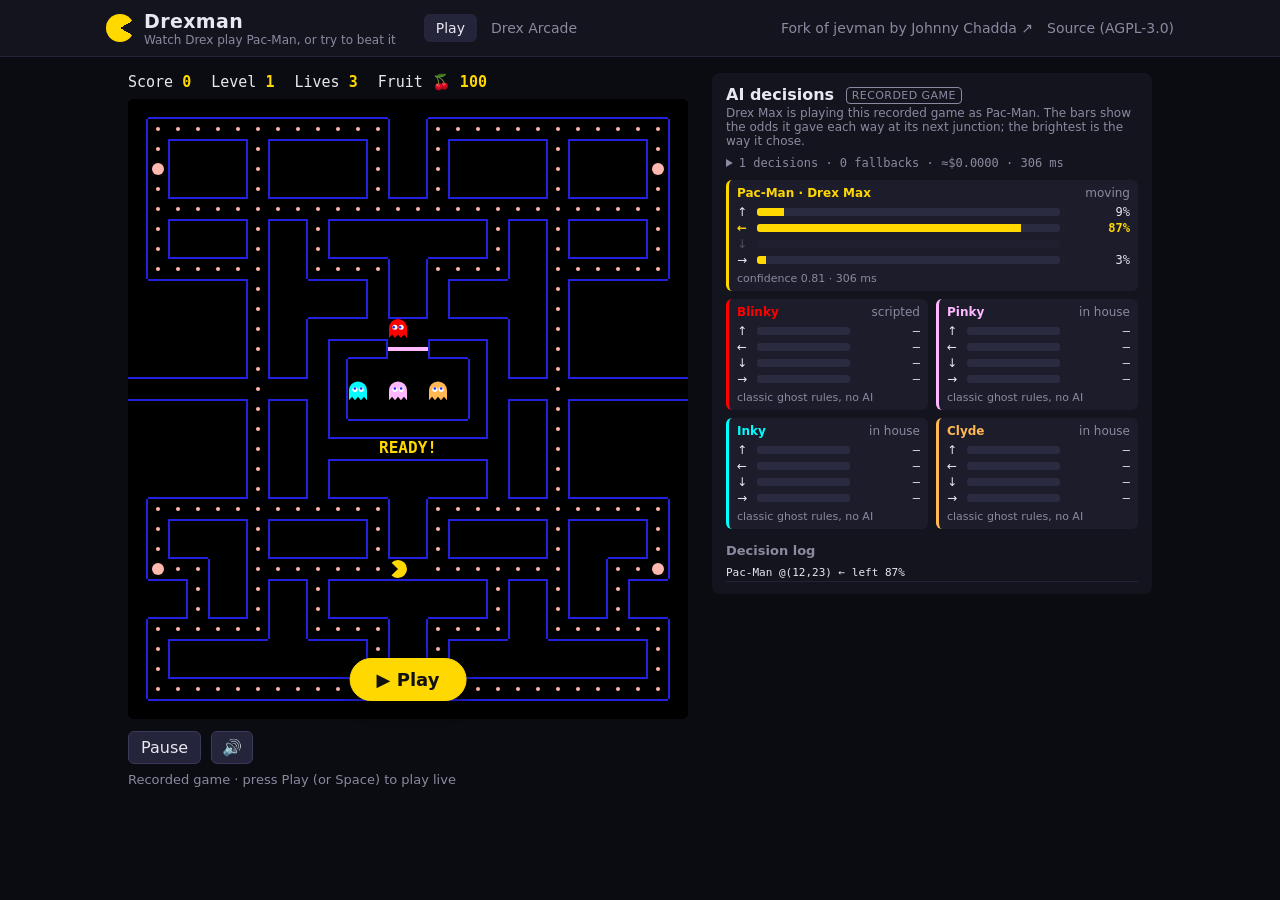
<file: drexman/index.html>
<!doctype html>
<html lang="en">
  <head>
    <meta charset="utf-8" />
    <meta name="viewport" content="width=device-width, initial-scale=1" />
    <link rel="icon" href="data:," />
    <title>Drexman · Watch Drex play Pac-Man</title>
    <meta name="description" content="Watch Drex Max, the decision model by Nace.AI, play Pac-Man. Then steer Pac-Man yourself." />
    <meta property="og:type" content="website" />
    <meta property="og:site_name" content="Drex Arcade" />
    <meta property="og:title" content="Drexman: watch Drex play Pac-Man" />
    <meta property="og:description" content="A decision model picks Pac-Man's turn at every junction, with a probability for each way." />
    <meta property="og:image" content="https://drex-arcade-pi.vercel.app/og.png" />
    <meta property="og:image:width" content="1200" />
    <meta property="og:image:height" content="630" />
    <meta name="twitter:card" content="summary_large_image" />
    <script type="module" crossorigin src="./assets/main-q1L3jUzq.js"></script>
    <link rel="stylesheet" crossorigin href="./assets/main-CbfiR4Rv.css">
  </head>
  <body>
    <header class="appbar">
      <div class="appbar-inner">
        <a class="brand" href="../">
          <span class="logo" aria-hidden="true"></span>
          <div>
            <h1>Drexman</h1>
            <p>Watch Drex play Pac-Man, or try to beat it</p>
          </div>
        </a>
        <nav class="tabs" aria-label="Site">
          <a href="./" aria-current="page">Play</a>
          <a href="../">Drex Arcade</a>
        </nav>
        <div class="appbar-end">
          <a class="gh" href="https://github.com/joch/jevman" target="_blank" rel="noopener">Fork of jevman by Johnny Chadda ↗</a>
          <a class="gh" href="source.tar.gz">Source (AGPL-3.0)</a>
          <div id="account" class="account" aria-live="polite"></div>
        </div>
      </div>
    </header>
    <div class="page">
    <main class="layout">
      <section class="game">
        <header class="hud">
          <span>Score <b id="score">0</b></span>
          <span>Level <b id="level">1</b></span>
          <span>Lives <b id="lives">3</b></span>
          <span>Fruit <b id="fruit-hud"></b></span>
        </header>
        <div class="board">
          <canvas id="game" aria-label="Pac-Man game board"></canvas>
          <div id="overlay" class="overlay" role="dialog" aria-modal="false" hidden></div>
          <button id="play-cta" class="play-cta" type="button" hidden>▶ Play</button>
        </div>
        <div class="dpad" id="dpad" hidden aria-label="Steer Pac-Man">
          <button type="button" data-dir="up" aria-label="Up">▲</button>
          <button type="button" data-dir="left" aria-label="Left">◀</button>
          <button type="button" data-dir="down" aria-label="Down">▼</button>
          <button type="button" data-dir="right" aria-label="Right">▶</button>
        </div>
        <div class="controls">
          <button id="toggle-pacman" aria-pressed="true">Pac-Man: AI</button>
          <label>Speed <input id="speed" type="range" min="0.25" max="1" step="0.05" value="1" /> <output id="speed-out">1.00×</output></label>
          <button id="pause">Pause</button>
          <button id="restart">Restart</button>
          <button id="mute" aria-pressed="false" aria-label="Sound">🔊</button>
        </div>
        <p class="help">Arrows/WASD or swipe steer when you play Pac-Man · J: Pac-Man to the AI or back · P pause · R restart</p>
      </section>
      <aside id="panel" aria-label="Decisions"></aside>
    </main>
    </div>
  </body>
</html>
</file>
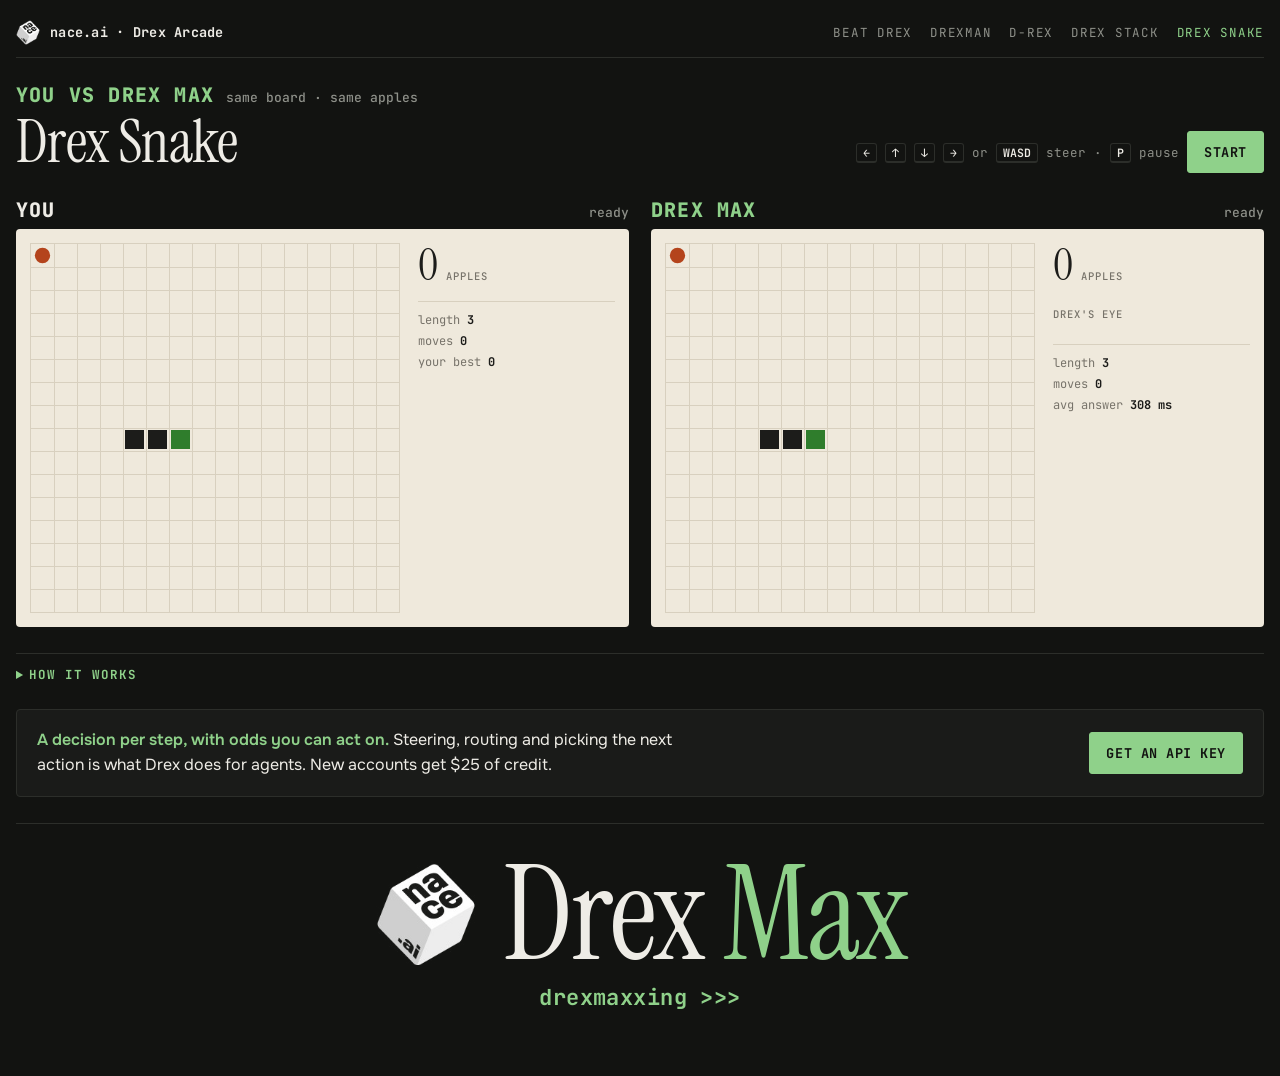
<file: snake/index.html>
<!doctype html>
<html lang="en">
<head>
<meta charset="utf-8">
<meta name="viewport" content="width=device-width, initial-scale=1, viewport-fit=cover">
<title>Drex Snake</title>
<meta name="description" content="Play Snake against Drex Max, a decision model by Nace.AI. Same board, same apples; every one of its moves was a real API call.">
<meta property="og:title" content="Drex Snake: you vs Drex Max">
<meta property="og:description" content="Same board, same apples. You steer; Drex Max picks every move from a list of facts. Who eats more?">
<meta property="og:image" content="https://drex-arcade-pi.vercel.app/og.png">
<meta name="twitter:card" content="summary_large_image">
<link rel="icon" href="../favicon.png" type="image/png">
<link rel="preconnect" href="https://fonts.googleapis.com"><link rel="preconnect" href="https://fonts.gstatic.com" crossorigin>
<link rel="stylesheet" href="https://fonts.googleapis.com/css2?family=Instrument+Serif&family=JetBrains+Mono:wght@400;500;700;800&family=Onest:wght@400;500;600&display=swap">
<link rel="stylesheet" href="../shared.css">
<script>if (/[?&]clip\b/.test(location.search)) document.documentElement.classList.add('clip');</script>
<style>
  .boards { display: grid; grid-template-columns: 1fr 1fr; gap: 22px; }
  .board { display: grid; gap: 8px; min-width: 0; align-content: start; }
  .board.you .label { color: var(--ink); }
  .board .paper { padding: 14px; display: grid; grid-template-columns: auto minmax(0, 1fr); gap: 18px; position: relative; align-items: start; }
  canvas.grid { display: block; border: 1px solid var(--paper-line); touch-action: none; cursor: pointer; }
  .side { display: grid; gap: 14px; align-content: start; min-width: 0; }
  .score { display: flex; align-items: baseline; gap: 8px; }
  .score .num { font-size: 44px; }
  .odds { display: grid; gap: 7px; margin-top: 4px; }
  .odds .row { display: grid; grid-template-columns: 1fr auto; gap: 2px 8px; font: 400 19px/1.1 var(--serif); }
  .odds .row span:nth-child(2) { font: 500 12.5px var(--display); align-self: end; }
  .odds .why { grid-column: 1 / -1; font: 11px/1.35 var(--display); color: var(--paper-muted); }
  .odds .bar { grid-column: 1 / -1; height: 1px; background: var(--paper-line); }
  .odds .bar i { display: block; height: 100%; background: var(--paper-muted); }
  .odds .row.pick { color: var(--accent-ink); } .odds .row.pick .bar { height: 2px; } .odds .row.pick .bar i { background: var(--accent-ink); }
  .odds .row.crash .why { color: var(--bad-ink); }
  .stats { font: 12px var(--display); color: var(--paper-muted); font-variant-numeric: tabular-nums; line-height: 1.75; border-top: 1px solid var(--paper-line); padding-top: 8px; }
  .stats b { color: var(--paper-ink); }
  .pad { display: none; grid-template-columns: repeat(4, 1fr); gap: 8px; }
  .pad button { font: 700 22px var(--display); padding: 15px 0; border: 1px solid var(--line); background: var(--surface); color: var(--ink); border-radius: 4px; touch-action: none; user-select: none; -webkit-user-select: none; }
  .pad button.on { border-color: var(--accent); color: var(--accent); }
  @media (hover: none), (max-width: 560px) { .pad { display: grid; } }
  .result { padding: 18px 20px; display: grid; gap: 14px; }
  .result .verdict { font: 400 clamp(26px, 4vw, 36px)/1.1 var(--serif); }
  .result .nums { display: grid; grid-template-columns: repeat(auto-fit, minmax(140px, 1fr)); gap: 12px; }
  .result .nums div { display: grid; gap: 3px; border-top: 1px solid var(--paper-line); padding-top: 8px; }
  .result .nums .win .num { color: var(--accent-ink); }
  .result .row-btns { display: flex; gap: 10px; flex-wrap: wrap; }
  @media (max-width: 900px) { .odds .why { display: none; } }
  @media (max-width: 560px) {
    .boards { grid-template-columns: 1.55fr 1fr; gap: 10px; }
    .board .paper { grid-template-columns: 1fr; padding: 8px; gap: 8px; }
    .board .side > :not(.score) { display: none; }
    .score .num { font-size: 30px; }
    canvas.grid { width: 100%; height: auto; }
    .board .meta { display: none; }
  }
</style>
</head>
<body>
<div class="wrap wide">
  <div class="topbar"><a class="brand" href="../"><img src="../nace.png" alt="">nace.ai · Drex Arcade</a><nav><a href="../beat/">Beat Drex</a><a href="../drexman/">Drexman</a><a href="../d-rex/">D-Rex</a><a href="../stack/">Drex Stack</a><a href="./" aria-current="page">Drex Snake</a></nav></div>
  <div class="game-head">
    <div><div class="sec-head"><div class="row"><span class="label">You vs Drex Max</span><span class="meta">same board · same apples</span></div></div><h1>Drex Snake</h1></div>
    <div class="actions"><span class="keys"><kbd>←</kbd> <kbd>↑</kbd> <kbd>↓</kbd> <kbd>→</kbd> or <kbd>WASD</kbd> steer · <kbd>P</kbd> pause</span><button class="btn primary" id="start" type="button">Start</button></div>
  </div>
  <section id="play">
    <div class="boards" id="boards"></div>
    <div class="pad" id="pad"><button type="button" data-k="left" aria-label="Left">◀</button><button type="button" data-k="up" aria-label="Up">▲</button><button type="button" data-k="down" aria-label="Down">▼</button><button type="button" data-k="right" aria-label="Right">▶</button></div>
  </section>
  <div class="paper result" id="result" hidden></div>
  <details class="how"><summary>How it works</summary>
    <p>You steer your snake. Drex Max steered its own, one API call per move: for every step it got the board and a few facts about each way it could turn (does it crash, does it get closer to the apple, how many free cells are ahead, how much room is left to move in), and picked one. Most apples wins.</p>
    <p id="note"></p>
  </details>
  <section class="cta">
    <p><b>A decision per step, with odds you can act on.</b> Steering, routing and picking the next action is what Drex does for agents. New accounts get $25 of credit.</p>
    <a class="btn accent" href="https://console.nace.ai/?utm_source=arcade&amp;utm_medium=game&amp;utm_campaign=drex10000&amp;utm_content=snake">Get an API key</a>
  </section>
  <footer class="wordmark"><span class="lockup"><img src="../nace.png" alt="Nace.AI"><span class="big">Drex <em>Max</em></span></span><span class="tag">drexmaxxing >>></span></footer>
</div>
<script type="module">
import { N, OPPOSITE, newGame, step, options, applePlan } from './engine.js';
import { bringIntoView, whenAway, fitCell } from '../game-ui.js';
const replay = await fetch('replay.json').then((r) => r.json());
const MODEL = 'drex-max', run = replay.runs[MODEL];
const plan = applePlan(replay.seed, run); // your apples appear where Drex's did, in the same order
const esc = (v) => String(v).replace(/[&<>"]/g, (c) => ({ '&': '&amp;', '<': '&lt;', '>': '&gt;', '"': '&quot;' })[c]);
const TOKENS = { bg: 'paper', ink: 'paper-ink', muted: 'paper-muted', line: 'paper-line', accent: 'accent-ink', bad: 'bad-ink' };
let colors = {};
const readColors = () => { const s = getComputedStyle(document.documentElement); colors = Object.fromEntries(Object.entries(TOKENS).map(([k, v]) => [k, s.getPropertyValue('--' + v).trim()])); };
readColors();
const BEST_KEY = 'drex-arcade.snake.best';
const readBest = () => { try { return Number(localStorage.getItem(BEST_KEY)) || 0; } catch { return 0; } };
const saveBest = (n) => { try { localStorage.setItem(BEST_KEY, String(n)); } catch {} };
const avgMs = Math.round(run.reduce((a, d) => a + d.ms, 0) / run.length);
document.getElementById('note').innerHTML = `Drex Max's board replays one game recorded on ${new Date(replay.recordedAt).toLocaleDateString('en-GB', { day: 'numeric', month: 'short', year: 'numeric' })} through the hosted Drex API, one request at a time (seed ${replay.seed}, ${run.length} moves, ${avgMs} ms per move on average). Live, every move waited for its answer; here it moves when yours does, so the boards stay side by side. Your board starts from the same position and gets the same apples in the same order (unless one would land on your snake). Add <a href="?clip">?clip</a> to the address for a clean frame to screen-record.`;

function makeBoard(cfg) {
  const el = document.createElement('section'); el.className = `board ${cfg.key}`;
  const side = cfg.key === 'you'
    ? `<div class="score"><span class="num">0</span><span class="caps">apples</span></div><div class="stats"></div>`
    : `<div class="score"><span class="num">0</span><span class="caps">apples</span></div><div><span class="caps">Drex's eye</span><div class="odds"></div></div><div class="stats"></div>`;
  el.innerHTML = `<div class="sec-head"><div class="row"><span class="label">${cfg.name}</span><span class="meta status">ready</span></div></div>
    <div class="paper"><canvas class="grid"></canvas><div class="side">${side}</div></div>`;
  document.getElementById('boards').appendChild(el);
  const q = (s) => el.querySelector(s);
  return { cfg, cell: 24, box: q('.paper'), canvas: q('canvas.grid'), ctx: q('canvas.grid').getContext('2d'), odds: q('.odds'), stats: q('.stats'), status: q('.status'), scoreEl: q('.score .num') };
}
const you = makeBoard({ key: 'you', name: 'You' }), drex = makeBoard({ key: 'drex', name: 'Drex Max' });
const phone = () => innerWidth <= 560;
function size() {
  for (const b of [you, drex]) {
    b.cell = fitCell({ box: b.box, cols: N, rows: N, side: phone() ? 0 : innerWidth <= 900 ? 140 : 190, reserveY: phone() ? 220 : 260, max: 40 });
    b.canvas.width = b.canvas.height = N * b.cell;
    if (b.g) draw(b);
  }
}
let resizeT; addEventListener('resize', () => { clearTimeout(resizeT); resizeT = setTimeout(size, 120); });

function draw(b) {
  const g = b.g, c = b.ctx, C = b.cell, S = N * C;
  c.fillStyle = colors.bg; c.fillRect(0, 0, S, S);
  c.strokeStyle = colors.line; c.lineWidth = 1;
  for (let i = 1; i < N; i++) { c.beginPath(); c.moveTo(i * C + .5, 0); c.lineTo(i * C + .5, S); c.stroke(); c.beginPath(); c.moveTo(0, i * C + .5); c.lineTo(S, i * C + .5); c.stroke(); }
  if (g.apple) { c.fillStyle = colors.bad; c.beginPath(); c.arc(g.apple[0] * C + C / 2, g.apple[1] * C + C / 2, C / 2 - Math.max(2, C / 6), 0, Math.PI * 2); c.fill(); }
  g.snake.forEach(([x, y], i) => { c.fillStyle = i === 0 ? (g.alive ? colors.accent : colors.bad) : colors.ink; const p = Math.max(1, Math.round(C / 12)); c.fillRect(x * C + p, y * C + p, C - 2 * p, C - 2 * p); });
  const txt = b.banner || (b.finished ? `${g.apples} apples · ${g.why}` : '');
  if (txt) { const big = !!b.banner, size = big ? Math.max(28, C * 2.2) : Math.max(15, C * 0.85); c.fillStyle = colors.bg; c.globalAlpha = .9; c.fillRect(0, S / 2 - size, S, size * 2); c.globalAlpha = 1; c.fillStyle = big ? colors.ink : colors.bad; c.font = `italic ${size}px "Instrument Serif", Georgia, serif`; c.textAlign = 'center'; c.fillText(txt, S / 2, S / 2 + size * 0.3); c.textAlign = 'left'; }
  b.scoreEl.textContent = g.apples;
  b.stats.innerHTML = `length <b>${g.snake.length}</b><br>moves <b>${g.steps}</b><br>` + (b === drex ? `avg answer <b>${avgMs} ms</b>` : `your best <b>${readBest()}</b>`);
}
// Drex's eye: the odds it gave each way, with the facts it was given, in short.
const ARROW = { up: '↑ up', down: '↓ down', left: '← left', right: '→ right' };
function showOdds(i) {
  const d = run[i]; if (!d) return;
  const facts = Object.fromEntries(options(drex.g).map((o) => [o.dir, o.crash ? `crash: ${o.crash === 'wall' ? 'wall' : 'own body'}` : `${o.eats ? 'eats the apple' : o.closer > 0 ? 'closer to apple' : 'further from apple'} · ${o.ahead} ahead · room ${o.room}`]));
  const rows = Object.entries(d.probs).sort((a, b) => b[1] - a[1]);
  drex.odds.innerHTML = rows.map(([k, p]) => `<div class="row ${k === d.choice ? 'pick' : ''} ${facts[k]?.startsWith('crash') ? 'crash' : ''}"><span>${esc(ARROW[k] ?? k)}</span><span>${Math.round(p * 100)}%</span><span class="why">${esc(facts[k] ?? '')}</span><span class="bar"><i style="width:${p * 100}%"></i></span></div>`).join('');
  drex.status.textContent = `move ${i + 1} · answered in ${d.ms} ms`;
}
function drexStep(show = true) {
  const g = drex.g; if (!g.alive) return;
  const i = g.steps;
  if (!run[i]) { g.alive = false; g.why = 'end of the recording'; drex.finished = true; drex.status.textContent = `recording ends after ${i} moves`; return; } // never invent moves
  if (show) showOdds(i);
  step(g, run[i].choice);
  if (!g.alive) { drex.finished = true; drex.status.textContent = `${g.why} after ${g.steps} moves`; }
}

let phase = 'idle', paused = false, queue = [], acc = 0, last = 0, countFrom = 0, loopId = 0;
const tickMs = () => Math.max(80, 150 - you.g.apples * 2);
const startBtn = document.getElementById('start');
const setButton = (t) => { startBtn.textContent = t; };
const loop = (id) => requestAnimationFrame((now) => frame(now, id));
function frame(now, id) {
  if (id !== loopId) return;
  if (paused) { last = now; you.banner = drex.banner = 'paused'; draw(you); draw(drex); return loop(id); }
  if (phase === 'count') {
    const left = 3 - Math.floor((now - countFrom) / 1000);
    if (left > 0) { you.banner = drex.banner = String(left); draw(you); draw(drex); return loop(id); }
    you.banner = drex.banner = ''; phase = 'run'; last = now; you.status.textContent = 'your move';
  }
  if (phase === 'run') {
    you.banner = drex.banner = '';
    acc += Math.min(250, now - last); last = now;
    while (phase === 'run' && acc >= tickMs()) {
      acc -= tickMs();
      const g = you.g;
      while (queue.length && (queue[0] === g.dir || queue[0] === OPPOSITE[g.dir])) queue.shift();
      step(g, queue.shift() ?? g.dir);
      drexStep();
      if (!g.alive) { you.finished = true; you.status.textContent = `${g.why} after ${g.steps} moves`; finishYou(); }
    }
  }
  draw(you); draw(drex);
  if (phase === 'run' || phase === 'count') loop(id);
}
function finishYou() {
  saveBest(Math.max(readBest(), you.g.apples));
  phase = 'replay';
  // Drex plays out the rest of its recorded game quickly, then the result shows
  const ff = () => { if (!drex.g.alive) { phase = 'over'; draw(drex); draw(you); return showResult(); } for (let k = 0; k < 3; k++) drexStep(k === 2); draw(drex); setTimeout(ff, 16); };
  ff();
}
function showResult() {
  const a = you.g.apples, b = drex.g.apples, won = a > b, tie = a === b;
  const verdict = won ? `You beat Drex Max by ${a - b} apple${a - b === 1 ? '' : 's'}.` : tie ? 'A tie with Drex Max.' : `Drex Max ate ${b} apples. You ate ${a}.`;
  const url = location.origin + location.pathname;
  const share = won ? `I beat Drex Max at Snake: ${a} apples vs ${b}. Your turn: ${url}` : `I ate ${a} apples in Drex Snake. Drex Max, a decision model making one API call per move, ate ${b}. Beat it: ${url}`;
  const el = document.getElementById('result'); el.hidden = false;
  el.innerHTML = `<span class="caps">Result</span><span class="verdict">${verdict}</span>
    <div class="nums"><div class="${won ? 'win' : ''}"><span class="num">${a}</span><span class="caps">You · ${you.g.steps} moves · ${esc(you.g.why)} · best ${readBest()}</span></div>
    <div class="${won || tie ? '' : 'win'}"><span class="num">${b}</span><span class="caps">Drex Max · ${drex.g.steps} moves · ${esc(drex.g.why)} · ${avgMs} ms avg answer</span></div></div>
    <div class="row-btns"><a class="btn primary" target="_blank" rel="noopener" href="https://x.com/intent/post?text=${encodeURIComponent(share)}">Post on X</a><button class="btn" type="button" id="again">Play again</button></div>`;
  document.getElementById('again').onclick = start;
  setButton('Play again');
  el.scrollIntoView({ behavior: 'smooth', block: 'nearest' });
}
function reset() {
  for (const b of [you, drex]) { b.g = newGame(replay.seed, b === you ? plan : null); b.banner = ''; b.finished = false; b.status.textContent = 'ready'; if (b.odds) b.odds.innerHTML = ''; draw(b); }
  queue = []; acc = 0;
  document.getElementById('result').hidden = true;
}
function start() {
  if (phase === 'count' || phase === 'replay') return;
  reset(); paused = false; phase = 'count'; countFrom = performance.now();
  setButton('Restart'); bringIntoView(document.getElementById('play'));
  loop(++loopId);
}
function pause() { if ((phase === 'run' || phase === 'count') && !paused) { paused = true; queue = []; setButton('Resume'); } }
function resume() { if (!paused) return; paused = false; last = performance.now(); if (phase === 'count') countFrom = performance.now(); you.banner = drex.banner = ''; setButton('Restart'); }
whenAway(pause);
startBtn.addEventListener('click', (e) => { e.currentTarget.blur(); if (paused) return resume(); if (phase === 'run') phase = 'idle'; start(); });
const KEYMAP = { arrowup: 'up', w: 'up', arrowdown: 'down', s: 'down', arrowleft: 'left', a: 'left', arrowright: 'right', d: 'right' };
const steer = (dir) => { if ((phase === 'run' || phase === 'count') && !paused && queue.length < 3) queue.push(dir); };
addEventListener('keydown', (e) => {
  const k = e.key.toLowerCase(), dir = KEYMAP[k];
  if ((phase === 'run' || phase === 'count') && (dir || k === ' ')) e.preventDefault(); // never scroll the page mid-game
  if (k === 'p' || k === 'escape') { paused ? resume() : pause(); return; }
  if (paused) { if (k === ' ' || k === 'enter') { e.preventDefault(); resume(); } return; }
  if (dir) return steer(dir);
  if (k === ' ' && (phase === 'idle' || phase === 'over') && document.activeElement?.tagName !== 'BUTTON' && document.activeElement?.tagName !== 'A') { e.preventDefault(); start(); }
});
for (const b of document.querySelectorAll('#pad button')) {
  b.addEventListener('pointerdown', (e) => { e.preventDefault(); b.classList.add('on'); if (paused) return resume(); if (phase === 'idle' || phase === 'over') return start(); steer(b.dataset.k); });
  const up = () => b.classList.remove('on'); b.addEventListener('pointerup', up); b.addEventListener('pointercancel', up); b.addEventListener('pointerleave', up);
}
// Swipe on your board to steer; a tap starts or resumes.
let touch = null;
you.canvas.addEventListener('pointerdown', (e) => { touch = [e.clientX, e.clientY]; });
you.canvas.addEventListener('pointerup', (e) => {
  if (!touch) return; const dx = e.clientX - touch[0], dy = e.clientY - touch[1]; touch = null;
  if (Math.max(Math.abs(dx), Math.abs(dy)) < 18) { if (paused) resume(); else if (phase === 'idle' || phase === 'over') start(); return; }
  steer(Math.abs(dx) > Math.abs(dy) ? (dx > 0 ? 'right' : 'left') : (dy > 0 ? 'down' : 'up'));
});
size(); reset();
document.fonts.ready.then(() => { if (phase === 'idle') { draw(you); draw(drex); } });
</script>
</body>
</html>
</file>
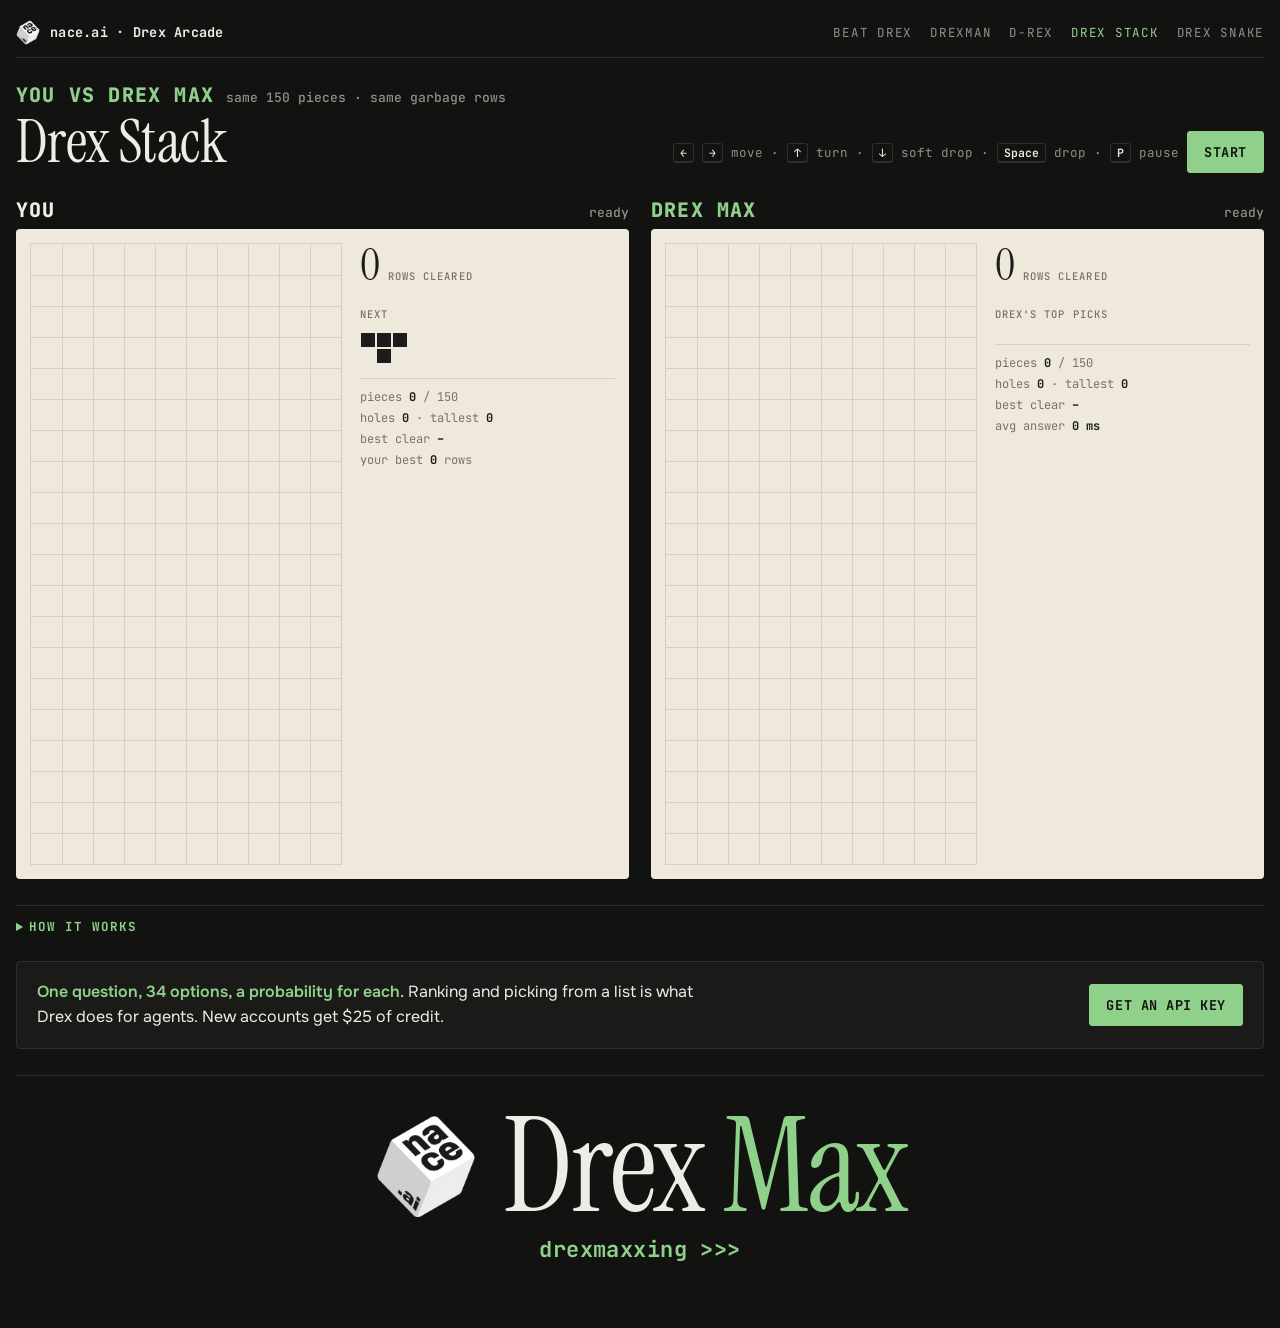
<file: stack/index.html>
<!doctype html>
<html lang="en">
<head>
<meta charset="utf-8">
<meta name="viewport" content="width=device-width, initial-scale=1, viewport-fit=cover">
<title>Drex Stack</title>
<meta name="description" content="Play a falling-block puzzle against Drex Max, a decision model by Nace.AI. Same pieces, same garbage rows.">
<meta property="og:title" content="Drex Stack: you vs Drex Max">
<meta property="og:description" content="Same 150 pieces, same garbage rows. You stack; Drex Max picks each drop from a list of up to 34. Who clears more rows?">
<meta property="og:image" content="https://drex-arcade-pi.vercel.app/og.png">
<meta name="twitter:card" content="summary_large_image">
<link rel="icon" href="../favicon.png" type="image/png">
<link rel="preconnect" href="https://fonts.googleapis.com"><link rel="preconnect" href="https://fonts.gstatic.com" crossorigin>
<link rel="stylesheet" href="https://fonts.googleapis.com/css2?family=Instrument+Serif&family=JetBrains+Mono:wght@400;500;700;800&family=Onest:wght@400;500;600&display=swap">
<link rel="stylesheet" href="../shared.css">
<script>if (/[?&]clip\b/.test(location.search)) document.documentElement.classList.add('clip');</script>
<style>
  .boards { display: grid; grid-template-columns: 1fr 1fr; gap: 22px; }
  .board { display: grid; gap: 8px; min-width: 0; align-content: start; }
  .board.you .label { color: var(--ink); }
  .board .paper { padding: 14px; display: grid; grid-template-columns: auto minmax(0, 1fr); gap: 18px; position: relative; align-items: start; }
  canvas.grid { display: block; border: 1px solid var(--paper-line); touch-action: none; cursor: pointer; }
  .side { display: grid; gap: 14px; align-content: start; min-width: 0; }
  .score { display: flex; align-items: baseline; gap: 8px; }
  .score .num { font-size: 44px; }
  .opts { display: grid; gap: 8px; margin-top: 4px; }
  .opt .row { display: grid; grid-template-columns: 1fr auto; gap: 8px; font: 400 17px/1.15 var(--serif); }
  .opt .row span:last-child { font: 500 12.5px var(--display); align-self: end; }
  .opt .why { font: 11px/1.35 var(--display); color: var(--paper-muted); display: -webkit-box; -webkit-line-clamp: 2; -webkit-box-orient: vertical; overflow: hidden; }
  .opt .bar { height: 1px; background: var(--paper-line); margin-top: 4px; }
  .opt .bar i { display: block; height: 100%; background: var(--paper-muted); transition: width .25s; }
  .opt.pick .row { color: var(--accent-ink); } .opt.pick .bar { height: 2px; } .opt.pick .bar i { background: var(--accent-ink); }
  .stats { font: 12px var(--display); color: var(--paper-muted); font-variant-numeric: tabular-nums; line-height: 1.75; border-top: 1px solid var(--paper-line); padding-top: 8px; }
  .stats b { color: var(--paper-ink); }
  .toast { position: absolute; left: 30px; top: 42%; font: italic 400 44px var(--serif); color: var(--amber-ink); opacity: 0; pointer-events: none; transform: translateY(8px); transition: opacity .2s, transform .2s; }
  .toast.show { opacity: 1; transform: none; }
  .pad { display: none; grid-template-columns: repeat(5, 1fr); gap: 8px; }
  .pad button { font: 700 22px var(--display); padding: 15px 0; border: 1px solid var(--line); background: var(--surface); color: var(--ink); border-radius: 4px; touch-action: none; user-select: none; -webkit-user-select: none; }
  .pad button.on { border-color: var(--accent); color: var(--accent); }
  @media (hover: none), (max-width: 560px) { .pad { display: grid; } }
  .result { padding: 18px 20px; display: grid; gap: 14px; }
  .result .verdict { font: 400 clamp(26px, 4vw, 36px)/1.1 var(--serif); }
  .result .nums { display: grid; grid-template-columns: repeat(auto-fit, minmax(140px, 1fr)); gap: 12px; }
  .result .nums div { display: grid; gap: 3px; border-top: 1px solid var(--paper-line); padding-top: 8px; }
  .result .nums .win .num { color: var(--accent-ink); }
  .result .row-btns { display: flex; gap: 10px; flex-wrap: wrap; }
  @media (max-width: 900px) { .opt .why { display: none; } }
  @media (max-width: 560px) {
    .boards { grid-template-columns: 1.55fr 1fr; gap: 10px; }
    .board .paper { grid-template-columns: 1fr; padding: 8px; gap: 8px; }
    .board .side > :not(.score) { display: none; }
    .board.you .side { grid-template-columns: 1fr auto; align-items: end; }
    .board.you .side > .next-box { display: block; }
    .score .num { font-size: 30px; }
    canvas.grid { width: 100%; height: auto; }
    .board .meta { display: none; }
    .toast { left: 12px; font-size: 30px; }
  }
</style>
</head>
<body>
<div class="wrap wide">
  <div class="topbar"><a class="brand" href="../"><img src="../nace.png" alt="">nace.ai · Drex Arcade</a><nav><a href="../beat/">Beat Drex</a><a href="../drexman/">Drexman</a><a href="../d-rex/">D-Rex</a><a href="./" aria-current="page">Drex Stack</a><a href="../snake/">Drex Snake</a></nav></div>
  <div class="game-head">
    <div><div class="sec-head"><div class="row"><span class="label">You vs Drex Max</span><span class="meta">same 150 pieces · same garbage rows</span></div></div><h1>Drex Stack</h1></div>
    <div class="actions"><span class="keys"><kbd>←</kbd> <kbd>→</kbd> move · <kbd>↑</kbd> turn · <kbd>↓</kbd> soft drop · <kbd>Space</kbd> drop · <kbd>P</kbd> pause</span><button class="btn primary" id="start" type="button">Start</button></div>
  </div>
  <section id="play">
    <div class="boards" id="boards"></div>
    <div class="pad" id="pad"><button type="button" data-k="left" aria-label="Left">◀</button><button type="button" data-k="turn" aria-label="Turn">↻</button><button type="button" data-k="right" aria-label="Right">▶</button><button type="button" data-k="soft" aria-label="Soft drop">▼</button><button type="button" data-k="drop" aria-label="Drop">⤓</button></div>
  </section>
  <div class="paper result" id="result" hidden></div>
  <details class="how"><summary>How it works</summary>
    <p>You stack the pieces yourself. Drex Max gets the same piece as a list of every place it can drop, with what each drop would do (rows cleared, new holes, how bumpy the surface gets, what the next piece could do after), and picks one. Its board places each piece when you place yours. A garbage row rises every 12 pieces. Most rows cleared in 150 pieces wins.</p>
    <p>Drex Max's board replays one game recorded on 19 Oct 2026 with real Drex API answers, one request at a time (seed 33, 150 pieces). Your board gets the same pieces in the same order and the same garbage rows. Add <a href="?clip">?clip</a> to the address for a clean frame to screen-record.</p>
  </details>
  <section class="cta">
    <p><b>One question, 34 options, a probability for each.</b> Ranking and picking from a list is what Drex does for agents. New accounts get $25 of credit.</p>
    <a class="btn accent" href="https://console.nace.ai/?utm_source=arcade&amp;utm_medium=game&amp;utm_campaign=drex10000&amp;utm_content=stack">Get an API key</a>
  </section>
  <footer class="wordmark"><span class="lockup"><img src="../nace.png" alt="Nace.AI"><span class="big">Drex <em>Max</em></span></span><span class="tag">drexmaxxing >>></span></footer>
</div>
<script type="module">
import { W, H, SHAPES, GARBAGE_EVERY, emptyBoard, pieceSequence, garbageHoles, requestFor, clearRows, normalize, addGarbage, holes, heights } from './engine.js';
import { bringIntoView, whenAway, fitCell } from '../game-ui.js';
const replay = await fetch('replay.json').then((r) => r.json());
const MODEL = 'drex-max', MAX = replay.maxPieces, run = replay.runs[MODEL];
const CLEAR = { 1: '+1 row', 2: 'double', 3: 'triple', 4: 'quad!' };
const LOCK_MS = 450, LOCK_RESETS = 15;
const seq = pieceSequence(replay.seed, MAX + 2), garbage = garbageHoles(replay.seed, 100);
// The boards sit on cream paper, so the canvases draw with the paper tokens.
const TOKENS = { bg: 'paper', ink: 'paper-ink', muted: 'paper-muted', line: 'paper-line', accent: 'accent-ink', amber: 'amber-ink', bad: 'bad-ink' };
let colors = {};
const readColors = () => { const s = getComputedStyle(document.documentElement); colors = Object.fromEntries(Object.entries(TOKENS).map(([k, v]) => [k, s.getPropertyValue('--' + v).trim()])); };
readColors();
const esc = (v) => String(v).replace(/[&<>"]/g, (c) => ({ '&': '&amp;', '<': '&lt;', '>': '&gt;', '"': '&quot;' })[c]);
const BEST_KEY = 'drex-arcade.stack.best';
const readBest = () => { try { return Number(localStorage.getItem(BEST_KEY)) || 0; } catch { return 0; } };
const saveBest = (n) => { try { localStorage.setItem(BEST_KEY, String(n)); } catch {} };
const fits = (b, cells, ox, oy) => cells.every(([x, y]) => { const X = x + ox, Y = y + oy; return X >= 0 && X < W && Y < H && (Y < 0 || !b[Y][X]); });
const dims = (cells) => [Math.max(...cells.map(([x]) => x)) + 1, Math.max(...cells.map(([, y]) => y)) + 1];

function makeBoard(cfg) {
  const el = document.createElement('section'); el.className = `board ${cfg.key}`;
  const side = cfg.key === 'you'
    ? `<div class="score"><span class="num">0</span><span class="caps">rows cleared</span></div><div class="next-box"><span class="caps">Next</span><canvas class="next" width="64" height="32" style="display:block;margin-top:6px"></canvas></div><div class="stats"></div>`
    : `<div class="score"><span class="num">0</span><span class="caps">rows cleared</span></div><div><span class="caps">Drex's top picks</span><div class="opts"></div></div><div class="stats"></div>`;
  el.innerHTML = `<div class="sec-head"><div class="row"><span class="label">${cfg.name}</span><span class="meta status">ready</span></div></div>
    <div class="paper"><canvas class="grid"></canvas><div class="side">${side}</div><div class="toast"></div></div>`;
  document.getElementById('boards').appendChild(el);
  const q = (s) => el.querySelector(s);
  return { cfg, cell: 22, box: q('.paper'), canvas: q('canvas.grid'), ctx: q('canvas.grid').getContext('2d'), nextCtx: q('canvas.next')?.getContext('2d'), opts: q('.opts'), stats: q('.stats'), status: q('.status'), scoreEl: q('.score .num'), toast: q('.toast') };
}
const you = makeBoard({ key: 'you', name: 'You' }), drex = makeBoard({ key: 'drex', name: 'Drex Max' });
const phone = () => innerWidth <= 560;
// Boards as big as the window allows: the side panel beside them on wider screens, under them on phones.
function size() {
  for (const g of [you, drex]) {
    g.cell = fitCell({ box: g.box, cols: W, rows: H, side: phone() ? 0 : innerWidth <= 900 ? 150 : 200, reserveY: phone() ? 240 : 270, max: 34 });
    g.canvas.width = W * g.cell; g.canvas.height = H * g.cell;
    if (g.board) draw(g);
  }
}
let resizeT; addEventListener('resize', () => { clearTimeout(resizeT); resizeT = setTimeout(size, 120); });

function toast(g, n) { if (!n) return; g.toast.textContent = CLEAR[n]; g.toast.classList.add('show'); clearTimeout(g.toastT); g.toastT = setTimeout(() => g.toast.classList.remove('show'), 700); }
const cellsOf = (p) => SHAPES[p.piece][p.rot];
function draw(g) {
  const c = g.ctx, C = g.cell, S = { w: W * C, h: H * C };
  c.fillStyle = colors.bg; c.fillRect(0, 0, S.w, S.h);
  c.strokeStyle = colors.line; c.lineWidth = 1;
  for (let x = 1; x < W; x++) { c.beginPath(); c.moveTo(x * C + .5, 0); c.lineTo(x * C + .5, S.h); c.stroke(); }
  for (let y = 1; y < H; y++) { c.beginPath(); c.moveTo(0, y * C + .5); c.lineTo(S.w, y * C + .5); c.stroke(); }
  const block = (x, y) => c.fillRect(x * C + 1, y * C + 1, C - 2, C - 2);
  g.board.forEach((row, y) => row.forEach((v, x) => { if (v) { c.fillStyle = v === 3 ? colors.muted : colors.ink; block(x, y); } }));
  if (g.last) { c.fillStyle = colors.accent; for (const [x, y] of g.last.cells) if (g.board[y + g.last.oy]?.[x + g.last.ox]) block(x + g.last.ox, y + g.last.oy); } // Drex's last pick
  const cur = g.cur;
  if (cur && !g.done) {
    const cells = cellsOf(cur); let gy = cur.y; while (fits(g.board, cells, cur.x, gy + 1)) gy++;
    c.globalAlpha = .22; c.fillStyle = colors.accent; for (const [x, y] of cells) if (y + gy >= 0) block(x + cur.x, y + gy);
    c.globalAlpha = 1; for (const [x, y] of cells) if (y + cur.y >= 0) block(x + cur.x, y + cur.y);
  }
  const band = (text, color, size) => { c.fillStyle = colors.bg; c.globalAlpha = .9; c.fillRect(0, S.h / 2 - size, S.w, size * 2); c.globalAlpha = 1; c.fillStyle = color; c.font = `italic ${size}px "Instrument Serif", Georgia, serif`; c.textAlign = 'center'; c.fillText(text, S.w / 2, S.h / 2 + size * 0.3); c.textAlign = 'left'; };
  if (g.endText) band(g.endText, g.over ? colors.bad : colors.accent, Math.max(16, C * 0.9));
  else if (g.banner) band(g.banner, colors.ink, Math.max(24, C * 2));
  if (g.nextCtx) { const n = g.nextCtx; n.clearRect(0, 0, 64, 32); n.fillStyle = colors.ink; const p = seq[g.pieces + 1]; if (p && !g.done) for (const [x, y] of SHAPES[p][0]) n.fillRect(x * 16 + 1, y * 16 + 1, 14, 14); }
  g.scoreEl.textContent = g.lines;
  const extra = g === drex ? `avg answer <b>${g.ms.length ? Math.round(g.ms.reduce((a, b) => a + b, 0) / g.ms.length) : 0} ms</b>` : `your best <b>${readBest()}</b> rows`;
  g.stats.innerHTML = `pieces <b>${g.pieces}</b> / ${MAX}<br>holes <b>${holes(g.board)}</b> · tallest <b>${Math.max(...heights(g.board))}</b><br>best clear <b>${CLEAR[g.best] ?? '–'}</b><br>${extra}`;
}

// ---- Drex Max: places piece i when you place piece i, from the recording ----
function drexStep() {
  const g = drex; if (g.done) return;
  const d = run[g.pieces];
  const { list } = requestFor(g.board, seq, g.pieces, g.lines, replay.version);
  if (!d || !list.length) return finishBoard(g, !list.length);
  const pick = list.find((o) => o.key === d.choice) ?? list[0];
  const top = list.filter((o) => d.probs[o.key] !== undefined).sort((a, b) => d.probs[b.key] - d.probs[a.key]).slice(0, 3);
  g.opts.innerHTML = top.map((o) => { const [where, why] = o.text.split(': '); const p = d.probs[o.key]; return `<div class="opt ${o.key === d.choice ? 'pick' : ''}"><div class="row"><span>${esc(where)}</span><span>${Math.round(p * 100)}%</span></div><div class="why">${esc(why)}</div><div class="bar"><i style="width:${p * 100}%"></i></div></div>`; }).join('');
  g.ms.push(d.ms); g.status.textContent = `${seq[g.pieces]} piece · answered in ${d.ms} ms`;
  g.board = normalize(pick.after); g.lines += pick.cleared; g.best = Math.max(g.best, pick.cleared); g.pieces++;
  g.last = pick.cleared ? null : pick; toast(g, pick.cleared);
  if (g.pieces % GARBAGE_EVERY === 0) { const r = addGarbage(g.board, garbage[g.pieces / GARBAGE_EVERY]); if (r.toppedOut) return finishBoard(g, true); g.board = r.board; g.last = null; }
  if (g.pieces >= MAX) finishBoard(g, false);
}

// ---- You: a falling piece with gravity, a short lock delay, turns around the piece's middle ----
let lockAt = null, lockResets = 0;
function spawn() {
  const g = you, piece = seq[g.pieces], cells = SHAPES[piece][0], [w] = dims(cells);
  g.cur = { piece, rot: 0, x: Math.floor((W - w) / 2), y: 0 }; lockAt = null; lockResets = 0;
  if (!fits(g.board, cells, g.cur.x, 0)) { g.cur = null; finishBoard(g, true); }
}
const grounded = () => you.cur && !fits(you.board, cellsOf(you.cur), you.cur.x, you.cur.y + 1);
const nudged = () => { if (lockAt !== null && lockResets < LOCK_RESETS) { lockAt = performance.now() + LOCK_MS; lockResets++; } };
function tryMove(dx, dy) {
  const c = you.cur; if (!c || phase !== 'run' || paused) return false;
  if (!fits(you.board, cellsOf(c), c.x + dx, c.y + dy)) return false;
  c.x += dx; c.y += dy; if (dx) nudged(); return true;
}
function turn() {
  const c = you.cur; if (!c || phase !== 'run' || paused) return;
  const rot = (c.rot + 1) % SHAPES[c.piece].length; if (rot === c.rot) return;
  const [fw, fh] = dims(cellsOf(c)), to = SHAPES[c.piece][rot], [tw, th] = dims(to);
  const bx = c.x + Math.floor((fw - tw) / 2), by = c.y + Math.floor((fh - th) / 2);
  for (const [kx, ky] of [[0, 0], [-1, 0], [1, 0], [0, -1], [-2, 0], [2, 0], [0, 1]]) if (fits(you.board, to, bx + kx, by + ky)) { c.rot = rot; c.x = bx + kx; c.y = by + ky; nudged(); return; }
}
function lock() {
  const g = you, c = g.cur; if (!c) return;
  const cells = cellsOf(c); lockAt = null;
  if (cells.some(([, y]) => y + c.y < 0)) return finishBoard(g, true);
  const placed = g.board.map((r) => r.slice()); for (const [x, y] of cells) placed[y + c.y][x + c.x] = 2;
  const { board, cleared } = clearRows(placed);
  g.board = normalize(board); g.lines += cleared; g.best = Math.max(g.best, cleared); g.pieces++;
  toast(g, cleared); g.cur = null;
  drexStep();
  if (g.pieces % GARBAGE_EVERY === 0) { const r = addGarbage(g.board, garbage[g.pieces / GARBAGE_EVERY]); if (r.toppedOut) return finishBoard(g, true); g.board = r.board; }
  if (g.pieces >= MAX) return finishBoard(g, false);
  spawn();
}
const hardDrop = () => { if (!you.cur || phase !== 'run' || paused) return; while (fits(you.board, cellsOf(you.cur), you.cur.x, you.cur.y + 1)) you.cur.y++; lock(); gravityAcc = 0; };
const gravityMs = () => (soft ? 30 : Math.max(120, 800 - you.pieces * 4));

function finishBoard(g, toppedOut) {
  if (g.done) return;
  g.over = toppedOut; g.done = true; g.cur = null;
  g.endText = toppedOut ? `topped out · ${g.lines} rows` : `${g.lines} rows in ${g.pieces} pieces`;
  g.status.textContent = toppedOut ? `topped out after ${g.pieces} pieces` : `all ${MAX} pieces placed`;
  if (g === you) {
    saveBest(Math.max(readBest(), g.lines));
    phase = 'replay'; drex.status.textContent = 'playing out the rest of its game…';
    const ff = () => { if (drex.done) { phase = 'over'; draw(drex); draw(you); return showResult(); } drexStep(); draw(drex); setTimeout(ff, 20); };
    ff();
  }
}
function showResult() {
  const won = you.lines > drex.lines, tie = you.lines === drex.lines;
  const verdict = won ? `You beat Drex Max by ${you.lines - drex.lines} row${you.lines - drex.lines === 1 ? '' : 's'}.` : tie ? 'A tie with Drex Max.' : `Drex Max cleared ${drex.lines} rows. You cleared ${you.lines}.`;
  const url = location.origin + location.pathname;
  const share = won ? `I beat Drex Max at Drex Stack: ${you.lines} rows vs ${drex.lines}, same 150 pieces. Your turn: ${url}` : `I cleared ${you.lines} rows in Drex Stack. Drex Max, a decision model picking each drop from a list, cleared ${drex.lines} with the same pieces. Beat it: ${url}`;
  const el = document.getElementById('result'); el.hidden = false;
  el.innerHTML = `<span class="caps">Result</span><span class="verdict">${verdict}</span>
    <div class="nums"><div class="${won ? 'win' : ''}"><span class="num">${you.lines}</span><span class="caps">You · ${you.over ? `topped out at piece ${you.pieces}` : `${you.pieces} pieces`} · best ${readBest()}</span></div>
    <div class="${won || tie ? '' : 'win'}"><span class="num">${drex.lines}</span><span class="caps">Drex Max · ${drex.pieces} pieces · ${Math.round(drex.ms.reduce((a, b) => a + b, 0) / drex.ms.length)} ms avg answer</span></div></div>
    <div class="row-btns"><a class="btn primary" target="_blank" rel="noopener" href="https://x.com/intent/post?text=${encodeURIComponent(share)}">Post on X</a><button class="btn" type="button" id="again">Play again</button></div>`;
  document.getElementById('again').onclick = start;
  setButton('Play again');
  el.scrollIntoView({ behavior: 'smooth', block: 'nearest' });
}

// ---- Loop, pause and controls ----
let phase = 'idle', paused = false, soft = false, gravityAcc = 0, last = 0, countFrom = 0, loopId = 0;
const startBtn = document.getElementById('start');
const setButton = (t) => { startBtn.textContent = t; };
const loop = (id) => requestAnimationFrame((now) => frame(now, id));
function frame(now, id) {
  if (id !== loopId) return;
  if (paused) { last = now; you.banner = drex.banner = 'paused'; draw(you); draw(drex); return loop(id); }
  if (phase === 'count') {
    const left = 3 - Math.floor((now - countFrom) / 1000);
    if (left > 0) { you.banner = drex.banner = String(left); draw(you); draw(drex); return loop(id); }
    you.banner = drex.banner = ''; phase = 'run'; last = now; spawn(); you.status.textContent = 'your move'; drex.status.textContent = 'waits for your first piece';
  }
  if (phase === 'run') {
    you.banner = drex.banner = '';
    gravityAcc += Math.min(250, now - last); last = now;
    while (phase === 'run' && gravityAcc >= gravityMs()) { gravityAcc -= gravityMs(); if (you.cur && !grounded()) you.cur.y++; }
    if (phase === 'run' && you.cur) {
      if (!grounded()) lockAt = null;
      else if (lockAt === null) lockAt = now + (soft ? 120 : LOCK_MS);
      else if (now >= lockAt) lock();
    }
  }
  draw(you); draw(drex);
  if (phase === 'run' || phase === 'count') loop(id);
}
function reset() {
  for (const g of [you, drex]) { Object.assign(g, { board: emptyBoard(), lines: 0, best: 0, pieces: 0, over: false, done: false, endText: '', banner: '', ms: [], cur: null, last: null }); g.status.textContent = 'ready'; if (g.opts) g.opts.innerHTML = ''; draw(g); }
  document.getElementById('result').hidden = true;
}
function start() {
  if (phase === 'count' || phase === 'replay') return;
  reset(); paused = false; phase = 'count'; countFrom = performance.now(); gravityAcc = 0; soft = false;
  setButton('Restart'); bringIntoView(document.getElementById('play'));
  loop(++loopId);
}
function pause() { if ((phase === 'run' || phase === 'count') && !paused) { paused = true; soft = false; setButton('Resume'); } }
function resume() { if (!paused) return; paused = false; last = performance.now(); if (phase === 'count') countFrom = performance.now(); you.banner = drex.banner = ''; setButton('Restart'); }
whenAway(pause);
startBtn.addEventListener('click', (e) => { e.currentTarget.blur(); if (paused) return resume(); if (phase === 'run') phase = 'idle'; start(); });
const ACT = { arrowleft: () => tryMove(-1, 0), a: () => tryMove(-1, 0), arrowright: () => tryMove(1, 0), d: () => tryMove(1, 0), arrowup: turn, w: turn, x: turn, ' ': hardDrop };
const GAME_KEYS = new Set(['arrowleft', 'arrowright', 'arrowup', 'arrowdown', ' ']);
addEventListener('keydown', (e) => {
  const k = e.key.toLowerCase();
  if (phase === 'run' || phase === 'count') { if (GAME_KEYS.has(k)) e.preventDefault(); } // never scroll the page mid-game
  if (k === 'p' || k === 'escape') { paused ? resume() : pause(); return; }
  if (paused) { if (k === ' ' || k === 'enter') { e.preventDefault(); resume(); } return; }
  if (phase !== 'run') { if (k === ' ' && (phase === 'idle' || phase === 'over') && document.activeElement?.tagName !== 'BUTTON' && document.activeElement?.tagName !== 'A') { e.preventDefault(); start(); } return; }
  if (k === 'arrowdown' || k === 's') { soft = true; return; }
  const f = ACT[k]; if (!f) return;
  if (k === ' ' && e.repeat) return; f();
});
addEventListener('keyup', (e) => { const k = e.key.toLowerCase(); if (k === 'arrowdown' || k === 's') soft = false; });
const PAD = { left: () => tryMove(-1, 0), right: () => tryMove(1, 0), turn, drop: hardDrop };
for (const b of document.querySelectorAll('#pad button')) {
  const k = b.dataset.k; let rep = null, hold = null;
  b.addEventListener('pointerdown', (e) => {
    e.preventDefault(); b.classList.add('on');
    if (paused) return resume();
    if (phase === 'idle' || phase === 'over') return start();
    if (k === 'soft') { soft = true; return; }
    PAD[k](); clearTimeout(hold); clearInterval(rep);
    if (k === 'left' || k === 'right') hold = setTimeout(() => { rep = setInterval(PAD[k], 70); }, 180); // hold to slide
  });
  const up = () => { b.classList.remove('on'); clearTimeout(hold); clearInterval(rep); if (k === 'soft') soft = false; };
  b.addEventListener('pointerup', up); b.addEventListener('pointercancel', up); b.addEventListener('pointerleave', up);
}
you.canvas.addEventListener('pointerdown', () => { if (paused) resume(); else if (phase === 'idle' || phase === 'over') start(); });
size(); reset();
document.fonts.ready.then(() => { if (phase === 'idle') { draw(you); draw(drex); } });
</script>
</body>
</html>
</file>
<file: shared.css>
/* Drex Arcade, styled after the Drex Max launch post: near-black page, green mono section labels,
   a high-contrast serif for names and numbers, and cream "paper" panels that hold the data. One dark look on purpose. */
:root {
  color-scheme: dark;
  --bg: #121311; --surface: #1a1b19; --ink: #eeece6; --muted: #8e9089; --line: #2c2e2a;
  --accent: #8fd18a; --accent-soft: #1f2c1e; --amber: #e3b45a; --amber-soft: #2e2615; --bad: #e8795a; --bad-soft: #33201a;
  --paper: #efe9dc; --paper-ink: #1c1c1a; --paper-muted: #77736a; --paper-line: #d8d0bf; --accent-ink: #2f7d2c; --bad-ink: #b4441c; --amber-ink: #b07a12;
  --display: "JetBrains Mono", ui-monospace, "SF Mono", Menlo, monospace;   /* labels, UI, data */
  --serif: "Instrument Serif", "Iowan Old Style", Georgia, serif;          /* names and big numbers */
  --body: "Onest", system-ui, -apple-system, "Segoe UI", sans-serif;
}
* { box-sizing: border-box; }
[hidden] { display: none !important; }
html, body { margin: 0; }
body { background: var(--bg); color: var(--ink); font: 16px/1.55 var(--body);
  padding-left: max(16px, env(safe-area-inset-left, 0px)); padding-right: max(16px, env(safe-area-inset-right, 0px)); padding-block: 20px 56px; }
a { color: var(--accent); text-underline-offset: 3px; }
h1, h2, h3 { font-family: var(--serif); font-weight: 400; margin: 0; line-height: 1.02; text-wrap: balance; letter-spacing: -0.01em; }
p { margin: 0; }
.wrap { max-width: 1100px; margin: 0 auto; display: grid; gap: 26px; }
.wrap > * { min-width: 0; } /* wide tables and canvases scroll or shrink inside their box, never the page */

/* Top bar */
.topbar { display: flex; justify-content: space-between; align-items: center; gap: 12px; flex-wrap: wrap; font-family: var(--display); font-size: 13.5px; border-bottom: 1px solid var(--line); padding-bottom: 12px; }
.topbar .brand { font-weight: 700; color: var(--ink); text-decoration: none; display: flex; align-items: center; gap: 10px; letter-spacing: .02em; }
.topbar .brand img { width: 24px; height: auto; display: block; }
.topbar nav { display: flex; gap: 18px; flex-wrap: wrap; }
.topbar nav a { color: var(--muted); text-decoration: none; text-transform: uppercase; letter-spacing: .06em; font-size: 12.5px; }
.topbar nav a[aria-current="page"], .topbar nav a:hover { color: var(--accent); }

/* Section heads, as in the post: green mono label left, grey mono meta right, grey subtitle under */
.sec-head { display: grid; gap: 4px; }
.sec-head .row { display: flex; justify-content: space-between; align-items: baseline; gap: 12px; flex-wrap: wrap; }
.label { font: 800 clamp(16px, 2.2vw, 20px)/1.1 var(--display); letter-spacing: .06em; text-transform: uppercase; color: var(--accent); }
.meta { font: 500 13px var(--display); color: var(--muted); }
.subtitle { font: 400 15px var(--display); color: var(--muted); }

/* Cream paper panels hold game data */
.paper { background: var(--paper); color: var(--paper-ink); border-radius: 4px; }
.paper .caps { font: 500 10.5px var(--display); letter-spacing: .1em; text-transform: uppercase; color: var(--paper-muted); }
.paper .num { font: 400 30px/1 var(--serif); font-variant-numeric: tabular-nums; }
.paper .rule { border-top: 1px solid var(--paper-line); }

/* Buttons */
.btn { font: 700 13.5px var(--display); letter-spacing: .04em; text-transform: uppercase; padding: 11px 16px; border: 1px solid var(--accent); background: transparent; color: var(--accent); border-radius: 3px; cursor: pointer; text-decoration: none; display: inline-flex; align-items: center; gap: 8px; }
.btn:hover { background: var(--accent-soft); }
.btn.primary, .btn.accent { background: var(--accent); color: var(--bg); }
.btn.primary:hover, .btn.accent:hover { filter: brightness(1.08); }
.btn:focus-visible, a:focus-visible, button:focus-visible { outline: 2px solid var(--accent); outline-offset: 3px; }
.muted { color: var(--muted); }
.mono { font-family: var(--display); }
.note { font: 12.5px/1.55 var(--display); color: var(--muted); max-width: 100ch; }

/* Call to action band */
.cta { border: 1px solid var(--line); border-radius: 4px; padding: 18px 20px; display: flex; justify-content: space-between; align-items: center; gap: 14px; flex-wrap: wrap; background: var(--surface); }
.cta p { max-width: 62ch; }
.cta b { color: var(--accent); font-weight: 600; }

/* Big wordmark footer, like the post's "Drex Max" */
.wordmark { display: grid; gap: 6px; justify-items: center; padding-block: 28px 8px; border-top: 1px solid var(--line); }
.wordmark .lockup { display: flex; align-items: center; gap: clamp(14px, 2.4vw, 26px); }
.wordmark .lockup img { width: clamp(50px, 8vw, 104px); height: auto; }
.wordmark .big { font: 400 clamp(56px, 12vw, 132px)/0.95 var(--serif); letter-spacing: -0.02em; }
.wordmark .big em { font-style: normal; color: var(--accent); }
.wordmark .tag { font: 700 clamp(16px, 2.4vw, 22px) var(--display); color: var(--accent); letter-spacing: .02em; }
/* ?clip: a clean frame for screen-recording posts on X (no nav, CTA or footnotes) */
.clip body { padding-block: 28px; }
.clip .topbar, .clip .cta, .clip .note, .clip .no-clip { display: none !important; }
.clip .wordmark { padding-block: 14px 0; }
.clip .wordmark .big { font-size: clamp(40px, 6vw, 64px); }
.clip .wordmark .lockup img { width: clamp(36px, 5vw, 56px); }

/* Game pages: a compact head so the board fits on the first screen; the long explanation folds away below */
.wrap.wide { max-width: 1280px; }
.game-head { display: flex; justify-content: space-between; align-items: end; gap: 14px 22px; flex-wrap: wrap; }
.game-head h1 { font-size: clamp(38px, 5vw, 60px); margin-top: 6px; }
.game-head .actions { display: flex; gap: 8px; align-items: center; flex-wrap: wrap; }
.keys { font: 12.5px var(--display); color: var(--muted); }
.keys kbd { font: 600 11.5px var(--display); border: 1px solid var(--line); border-bottom-width: 2px; border-radius: 3px; padding: 1px 6px; color: var(--ink); }
#play { display: grid; gap: 12px; scroll-margin-top: 10px; }
details.how { border-top: 1px solid var(--line); padding-top: 12px; }
details.how summary { font: 700 12.5px var(--display); letter-spacing: .08em; text-transform: uppercase; color: var(--accent); cursor: pointer; }
details.how p { margin-top: 10px; color: var(--muted); font: 14px/1.65 var(--display); max-width: 76ch; }
@media (max-width: 560px) {
  .topbar nav { flex-wrap: nowrap; overflow-x: auto; gap: 16px; width: 100%; scrollbar-width: none; -webkit-mask-image: linear-gradient(90deg, #000 85%, transparent); mask-image: linear-gradient(90deg, #000 85%, transparent); }
  .topbar nav::-webkit-scrollbar { display: none; }
  .topbar nav a { white-space: nowrap; }
  .game-head h1 { font-size: 38px; }
  .keys { display: none; }
}

: reduce) { * { transition: none !important; animation: none !important; } }
</file>
<file: drexman/assets/main-CbfiR4Rv.css>
:root{--lightningcss-light: ;--lightningcss-dark:initial;color-scheme:dark;--bg:#0b0b12;--panel:#14141f;--card:#1c1c2b;--text:#e8e8f0;--muted:#8a8aa0;--accent:#ffd800;--danger:#ff5c5c;font-family:ui-sans-serif,system-ui,sans-serif}*{box-sizing:border-box}body{background:var(--bg);color:var(--text);margin:0}.page{width:fit-content;max-width:100%;margin:0 auto;padding:16px}.appbar{background:#14141f;border-bottom:1px solid #22223a}.appbar-inner{flex-wrap:wrap;align-items:center;gap:8px 28px;max-width:1100px;min-height:56px;margin:0 auto;padding:8px 16px;display:flex}.brand{align-items:center;gap:10px;display:flex}.brand h1{letter-spacing:.02em;margin:0;font-size:19px}.brand p{color:var(--muted);margin:1px 0 0;font-size:12px}.brand .logo{width:28px;height:28px}.tabs{gap:2px;display:flex}.tabs a{color:var(--muted);border-radius:6px;padding:6px 12px;font-size:14px;font-weight:500;text-decoration:none}.tabs a:hover{color:var(--text);background:#1c1c2b}.tabs a[aria-current=page]{color:var(--text);background:#24243a}.appbar-end{align-items:center;gap:14px;margin-left:auto;display:flex}.gh{color:var(--muted);font-size:14px;text-decoration:none}.gh:hover{color:var(--text)}@media (width<=640px){.brand p,.gh{display:none}.appbar-inner{gap:8px 12px}}.logo{background:conic-gradient(from 60deg, transparent 0 60deg, var(--accent) 60deg 360deg);border-radius:50%;flex:none;width:34px;height:34px}.layout{grid-template-columns:auto minmax(320px,440px);justify-content:center;align-items:start;gap:24px;display:grid}@media (width<=1040px){.layout{grid-template-columns:1fr}}.game{flex-direction:column;gap:8px;max-width:560px;display:flex}canvas{background:#000;border-radius:6px;max-width:100%;height:auto}.board.steering canvas{touch-action:none}.dpad{grid-template-rows:repeat(2,56px);grid-template-columns:repeat(3,64px);justify-content:center;gap:6px;margin:4px 0;display:grid}.dpad[hidden]{display:none}.dpad button{touch-action:manipulation;-webkit-user-select:none;user-select:none;padding:0;font-size:22px}.dpad [data-dir=up]{grid-area:1/2}.dpad [data-dir=left]{grid-area:2/1}.dpad [data-dir=down]{grid-area:2/2}.dpad [data-dir=right]{grid-area:2/3}.hud{flex-wrap:wrap;gap:4px 20px;font-family:ui-monospace,monospace;font-size:15px;display:flex}.hud span{white-space:nowrap}.hud b{color:var(--accent)}.controls{flex-wrap:wrap;align-items:center;gap:10px;display:flex}button{color:var(--text);cursor:pointer;font:inherit;background:#24243a;border:1px solid #3a3a5a;border-radius:6px;padding:6px 12px}button:hover{border-color:var(--accent)}.help,.source{color:var(--muted);margin:0;font-size:13px}.source a{color:inherit}#panel{background:var(--panel);border-radius:8px;max-height:calc(100vh - 32px);padding:12px 14px;position:sticky;top:16px;overflow:auto}#panel h2{margin:0 0 2px;font-size:16px}#panel .explain{color:var(--muted);margin:0 0 8px;font-size:12px}#panel h2 .caption{color:var(--muted);vertical-align:middle;text-transform:uppercase;letter-spacing:.04em;border:1px solid;border-radius:4px;margin-left:6px;padding:1px 5px;font-size:11px;font-weight:500}#panel h3{color:var(--muted);margin:14px 0 6px;font-size:13px}.note{color:var(--accent);background:#2b2610;border:1px solid #6b5c00;border-radius:6px;margin-bottom:8px;padding:6px 8px;font-size:13px}.note[hidden],.banner[hidden]{display:none}.banner{color:var(--danger);border:1px solid var(--danger);background:#3a1414;border-radius:6px;margin-bottom:8px;padding:6px 8px;font-size:13px}.totals{margin-bottom:10px;font-size:12px}.totals summary{color:var(--muted);cursor:pointer;font-family:ui-monospace,monospace}.totals summary:hover{color:var(--text)}.totals .grid{grid-template-columns:repeat(4,1fr);gap:6px;margin-top:6px;font-family:ui-monospace,monospace;display:grid}.totals .grid div{background:var(--card);border-radius:6px;padding:4px 6px}.totals span{color:var(--muted);font-family:ui-sans-serif,system-ui,sans-serif;font-size:10px;display:block}.cards{grid-template-columns:1fr 1fr;gap:8px;display:grid}.card{border-left:3px solid var(--actor);background:var(--card);border-radius:6px;padding:6px 8px;font-size:12px}.card:first-child{grid-column:1/-1}.card header{justify-content:space-between;margin-bottom:4px;display:flex}.card .name{color:var(--actor);font-weight:600}.card .status{color:var(--muted)}.card .status[data-state=thinking…]{color:var(--accent)}.bar{grid-template-columns:14px 1fr 64px;align-items:center;gap:6px;height:16px;display:grid}.bar.disabled{opacity:.25}.bar.chosen .arrow,.bar.chosen .pct{color:var(--actor);font-weight:700}.card.fallback .fill{background:var(--danger)}.card.fallback .bar.chosen .arrow,.card.fallback .bar.chosen .pct{color:var(--danger)}.track{background:#2a2a40;border-radius:3px;height:8px;overflow:hidden}.fill{background:var(--actor);width:0;height:100%;transition:width .15s;display:block}.pct{text-align:right;font-family:ui-monospace,monospace}.meta{color:var(--muted);margin-top:4px;font-size:11px}.meta.fallback{color:var(--danger)}.log{max-height:260px;margin:0;padding:0;font-family:ui-monospace,monospace;font-size:11px;list-style:none;overflow:auto}.log li{border-bottom:1px solid #22223a;padding:2px 0}.log li.fallback{color:var(--danger)}.log li.stale{color:var(--muted)}.account{align-items:center;gap:16px;font-size:13px;display:flex}.account-text{flex-direction:column;gap:3px;display:flex}.account p{margin:0}.account .status{flex-wrap:wrap;align-items:center;gap:8px;font-weight:500;display:flex}.account .badge{text-transform:uppercase;letter-spacing:.06em;color:var(--muted);border:1px solid #3a3a5a;border-radius:999px;padding:2px 7px;font-size:10px;font-weight:600}.account[data-kind=player] .badge{color:#4ade80;border-color:#2f6b45}.account[data-kind=demo] .badge,.account[data-kind=signed-out] .badge{color:var(--accent);border-color:#6b5c00}.account-actions{flex:none;align-items:center;gap:8px;display:flex}.account a{color:var(--accent)}.account a.button{color:var(--text);border:1px solid #3a3a5a;border-radius:6px;padding:6px 12px;text-decoration:none}.account a.button:hover{border-color:#5a5a8a}.account .signin{font-weight:600}.account .signin:disabled{opacity:.5;cursor:not-allowed}.account .notice,.account .notice a{color:var(--danger)}button:disabled,button[aria-disabled]{opacity:.45;cursor:not-allowed}button:disabled:hover{border-color:#3a3a5a}.account .hint{color:var(--muted);font-size:12px}.account .hint a{color:var(--muted);text-decoration:underline}.board{width:fit-content;max-width:100%;position:relative}.overlay{background:#05050cd1;border-radius:6px;justify-content:center;align-items:center;padding:16px;display:flex;position:absolute;inset:0}.overlay[hidden]{display:none}.overlay .card{background:var(--panel);text-align:center;border:1px solid #2a2a40;border-radius:10px;flex-direction:column;gap:10px;max-width:360px;padding:20px 24px;display:flex}.overlay .card.wide{max-width:480px;max-height:100%;overflow:auto}.overlay .card{position:relative}.overlay .card .close{width:30px;height:30px;color:var(--muted);background:0 0;border:none;padding:0;font-size:20px;line-height:1;position:absolute;top:8px;right:8px}.overlay .card .close:hover{color:var(--text)}.play-cta{background:var(--accent);color:#111;border-color:var(--accent);border-radius:999px;padding:10px 26px;font-size:18px;font-weight:700;position:absolute;bottom:22px;left:50%;transform:translate(-50%);box-shadow:0 4px 18px #00000080}.play-cta:hover{filter:brightness(1.08);border-color:var(--accent)}.play-cta[hidden]{display:none}.overlay h2{margin:0;font-size:20px}.overlay h3{color:var(--muted);text-transform:uppercase;letter-spacing:.04em;margin:0 0 6px;font-size:12px}.overlay p{margin:0}.overlay .muted{color:var(--muted)}.overlay .small{font-size:12px}.overlay .card.play{width:min(460px,100%)}.overlay .chips{flex-wrap:wrap;justify-content:center;gap:8px;display:flex}.overlay .chips button{border-radius:999px;padding:6px 14px}.overlay .chips button[aria-checked=true]{border-color:var(--accent);color:var(--accent);background:#ffd70014;font-weight:600}.overlay .chips.off button{opacity:.45}.overlay .chips.off button:hover{opacity:1}.overlay .describe{min-height:2.6em}.overlay .describe .model-select[hidden]{display:none}.overlay .describe .model-select{vertical-align:baseline;width:auto;height:1.6em;margin:0;padding:0 4px;font-size:12px}.overlay .more{border-top:1px solid #2a2a40;flex-direction:column;align-items:center;gap:6px;padding-top:10px;display:flex}.overlay .more h3{margin:0}.overlay .others{flex-wrap:wrap;justify-content:center;gap:6px;display:flex}.overlay .others button{color:var(--muted);padding:4px 10px;font-size:13px}.overlay .others button[aria-checked=true]{color:var(--text);border-color:var(--accent)}.overlay button.secondary{padding:8px 18px;font-size:15px}.overlay .model-pick{text-align:left;flex-direction:column;gap:6px;font-size:13px;display:flex}.overlay .model-row{justify-content:space-between;align-items:center;gap:10px;height:32px;display:flex}.overlay .model-row span{color:var(--muted)}.overlay .model-row .model-select{flex:0 55%}.model-select{font:inherit;color:var(--text);background:#24243a;border:1px solid #3a3a5a;border-radius:6px;padding:4px 8px;font-size:13px}.model-select:hover{border-color:var(--accent)}.card .model-select{width:100%;margin:2px 0 6px;padding:2px 6px;font-size:12px}@media (width<=520px){.overlay .card{gap:8px;padding:14px 16px}.overlay .model-row span:first-child{font-size:12px}}@media (pointer:coarse){.overlay .keys{display:none}}.overlay .score{color:var(--accent);font-family:ui-monospace,monospace;font-size:28px;font-weight:700}.overlay .grid{text-align:left;grid-template-columns:1fr 1fr;gap:12px;display:grid}.overlay dl{grid-template-columns:auto 1fr;gap:3px 10px;margin:0;font-size:13px;display:grid}.overlay dt{color:var(--muted)}.overlay dd{text-align:right;margin:0;font-family:ui-monospace,monospace}.overlay .deaths{text-align:left;font-size:13px}.overlay .deaths ol{margin:0;padding-left:18px}.overlay button.primary{background:var(--accent);color:#111;border-color:var(--accent);align-self:center;padding:8px 22px;font-size:16px;font-weight:700}@media (width<=520px){.overlay .grid{grid-template-columns:1fr}}.lb-page{width:min(860px,100%)}a.brand{color:inherit;text-decoration:none}a.button{border-radius:6px;padding:7px 14px;font-weight:600;text-decoration:none;display:inline-block}.lb-title{margin:4px 0 6px;font-size:28px}.lb-verdict{margin:0 0 4px;font-size:18px;line-height:1.4}.lb-verdict:empty{display:none}.lb-lede{color:var(--muted);margin:0 0 18px;line-height:1.5}.lb-line{flex-wrap:wrap;justify-content:space-between;gap:4px 12px;font-size:14px;display:flex}.lb-summary{color:var(--text)}.lb-list{flex-direction:column;gap:12px;margin:0;padding:0;list-style:none;display:flex}.lb-entry{background:var(--panel);border:1px solid #22223a;border-radius:10px;flex-direction:column;gap:10px;padding:14px 16px;display:flex}.lb-entry:first-child{border-color:#6b5c00}.lb-head{flex-wrap:wrap;align-items:center;gap:12px;display:flex}.lb-rank{color:var(--accent);width:1.6em;font:700 22px ui-monospace,monospace}.lb-who{flex-direction:column;display:flex}.lb-who strong{font-size:17px}.lb-maker{color:var(--muted);font-size:12px}.lb-badges{flex-wrap:wrap;gap:6px;margin-left:auto;display:flex}@media (width<=520px){.lb-score{width:100%;padding-left:calc(1.6em + 12px)}}.lb-badge{text-transform:uppercase;letter-spacing:.05em;color:var(--muted);border:1px solid #3a3a5a;border-radius:999px;padding:2px 8px;font-size:11px}.lb-entry:first-child .lb-badge:not(.lb-self){color:var(--accent);border-color:#6b5c00}.lb-bar{background:#22223a;border-radius:999px;height:6px;position:relative;overflow:hidden}.lb-fill{background:#6a6a8a;border-radius:999px;position:absolute;inset:0 auto 0 0}.lb-lead .lb-fill{background:var(--accent)}.lb-score{color:var(--text);white-space:nowrap;font:600 15px ui-monospace,monospace}.lb-stats{grid-template-columns:repeat(auto-fill,minmax(140px,1fr));gap:6px 14px;margin:0;font-size:13px;display:grid}.lb-stat{flex-direction:column;display:flex}.lb-stats dt{color:var(--muted);font-size:11px}.lb-stats dd{margin:0;font-family:ui-monospace,monospace}.lb-self{color:var(--muted);border-color:#44445e}.lb-community{margin-top:28px}.lb-community h3{margin:0 0 4px;font-size:18px}.lb-note{color:var(--muted);margin:0 0 12px;font-size:13px;line-height:1.5}.lb-note a{color:var(--accent)}.lb-community .lb-entry:first-child{border-color:#22223a}.lb-watch{color:var(--muted);white-space:nowrap;font-size:14px;text-decoration:none}.lb-watch:hover{color:var(--accent)}.lb-method{color:var(--muted);margin-top:24px;font-size:13px;line-height:1.5}.lb-method h3{color:var(--text);margin:0 0 6px;font-size:15px}.lb-method ul{margin:0;padding-left:18px}.lb-page .source{margin-top:20px}.overlay .card.wide{max-width:560px}.overlay .best{color:var(--accent);font-weight:600}.overlay .versus{background:#ffd8000f;border:1px solid #6b5c00;border-radius:8px;flex-direction:column;gap:8px;padding:10px 12px;display:flex}.overlay .versus-actions{flex-wrap:wrap;justify-content:center;align-items:center;gap:12px;display:flex}.overlay .versus-actions a{color:var(--accent)}.overlay .signin-more{border-top:1px solid #2a2a40;flex-direction:column;align-items:center;gap:6px;padding-top:10px;display:flex}.overlay .signin{font-weight:600}.overlay .grid.single{grid-template-columns:1fr;max-width:240px;margin:0 auto}#speed{vertical-align:middle;width:90px}#mute{padding:6px 10px}
</file>
